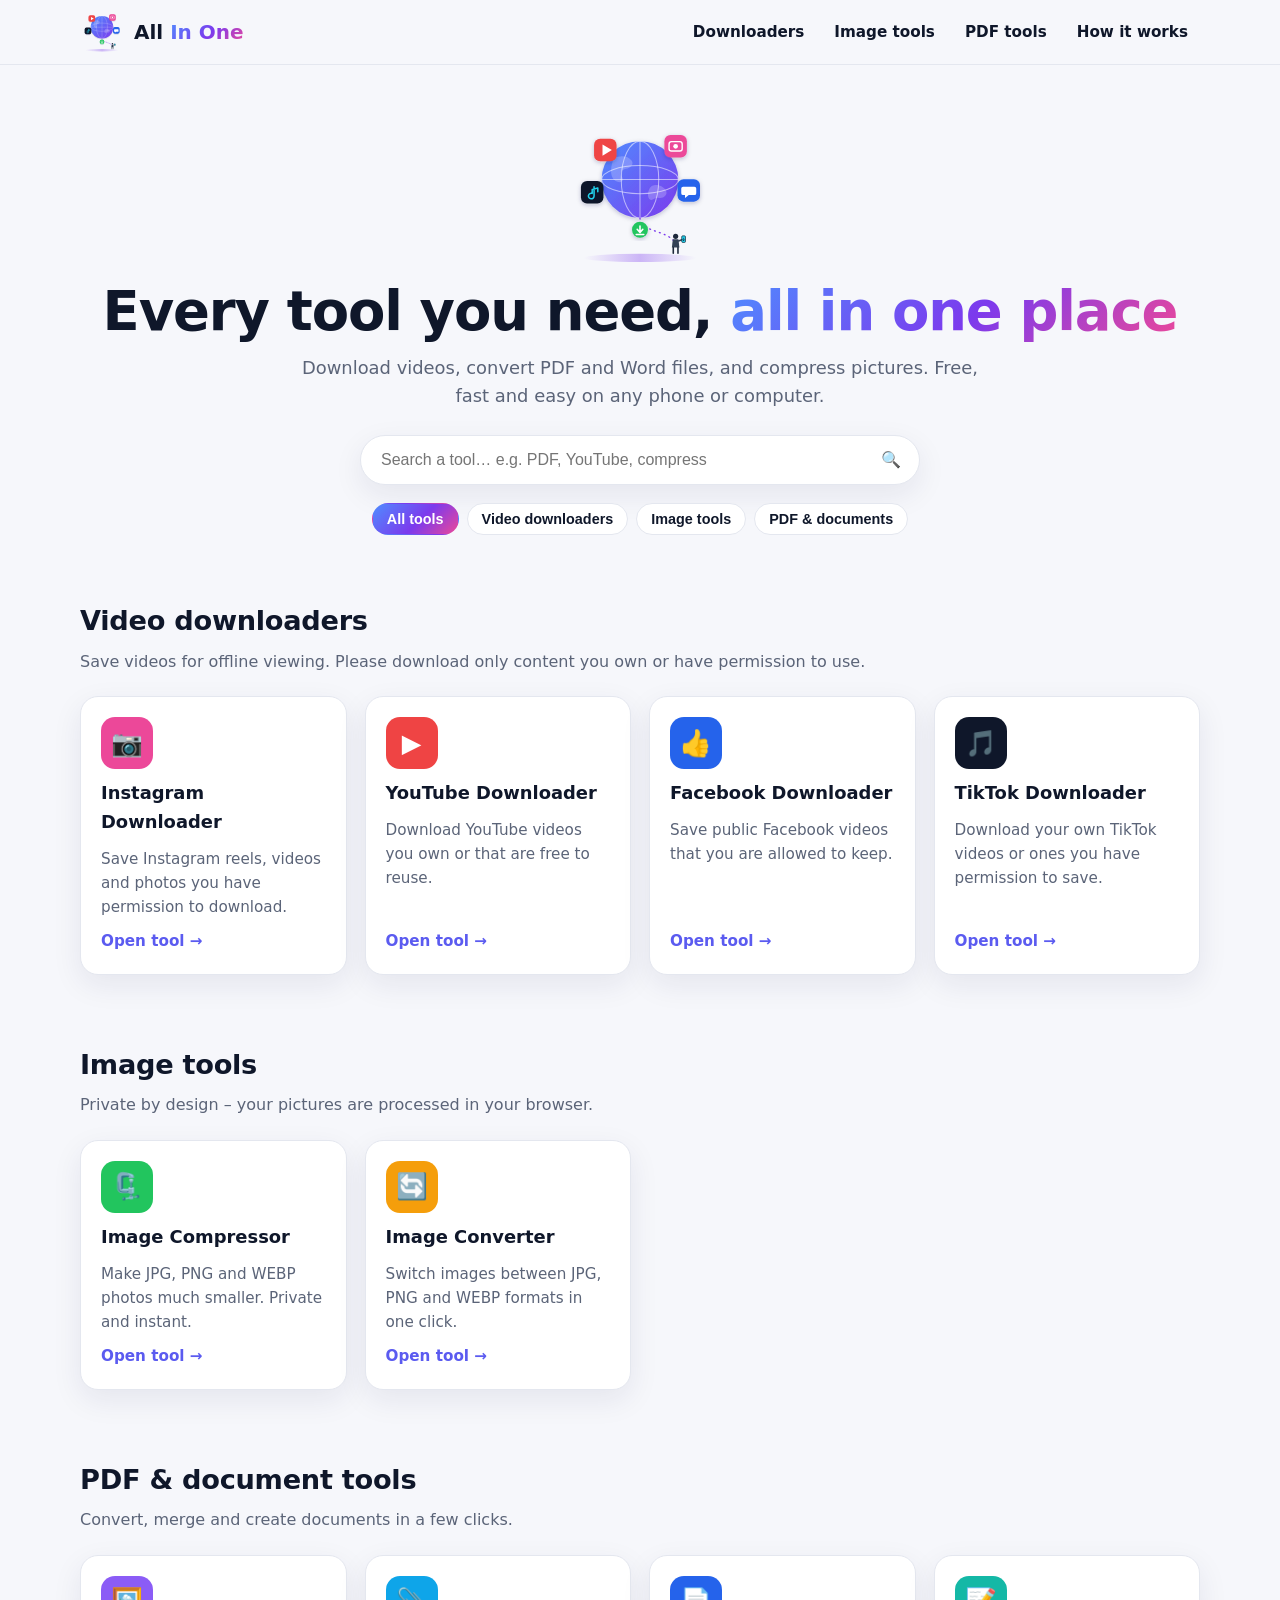
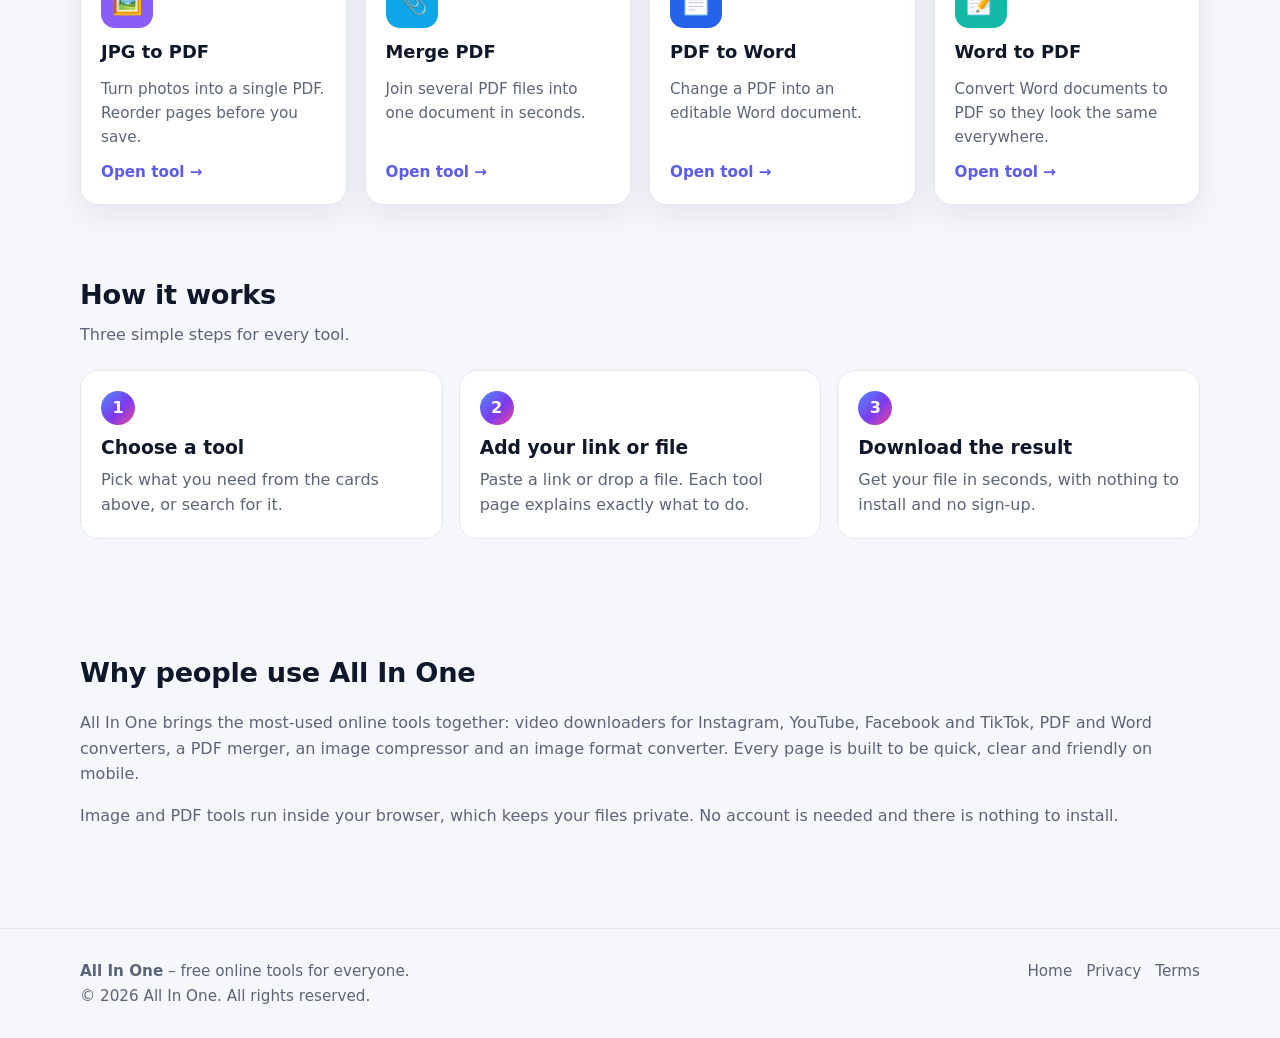
<file: index.html>
<!doctype html>
<html lang="en">
<head>
<meta charset="utf-8">
<meta name="viewport" content="width=device-width,initial-scale=1">
<title>All In One – Free Video Downloader, PDF Converter &amp; Image Compressor</title>
<meta name="description" content="Free online tools: Instagram, YouTube, Facebook and TikTok video downloaders, PDF to Word, Word to PDF, merge PDF, image compressor and converter. Fast, simple, no sign-up.">
<link rel="canonical" href="https://www.example.com/">
<link rel="icon" href="/assets/logo.svg" type="image/svg+xml">
<meta name="theme-color" content="#5b5bf0">
<meta property="og:type" content="website">
<meta property="og:site_name" content="All In One">
<meta property="og:title" content="All In One – Free Video Downloader, PDF Converter &amp; Image Compressor">
<meta property="og:description" content="Free online tools: Instagram, YouTube, Facebook and TikTok video downloaders, PDF to Word, Word to PDF, merge PDF, image compressor and converter. Fast, simple, no sign-up.">
<meta property="og:url" content="https://www.example.com/">
<meta property="og:image" content="https://www.example.com/assets/logo.svg">
<meta name="twitter:card" content="summary">
<link rel="stylesheet" href="/assets/style.css">
<script type="application/ld+json">{"@context": "https://schema.org", "@type": "WebSite", "name": "All In One", "url": "https://www.example.com/", "potentialAction": {"@type": "SearchAction", "target": "https://www.example.com/?q={query}", "query-input": "required name=query"}}</script>
</head>
<body>
<header class="site-header"><div class="wrap nav">
  <a class="brand" href="/" aria-label="All In One home"><img src="/assets/logo.svg" alt="" width="44" height="44"><span>All <b>In One</b></span></a>
  <nav class="nav-links" aria-label="Main">
    <a href="/#downloaders">Downloaders</a><a href="/#image">Image tools</a><a href="/#pdf">PDF tools</a><a href="/#how">How it works</a>
  </nav>
</div></header>

<main>
<section class="hero"><div class="wrap">
  <img class="hero-logo" src="/assets/logo.svg" alt="All In One logo: globe with app icons and a person downloading on a phone" width="150" height="150">
  <h1>Every tool you need, <b>all in one place</b></h1>
  <p class="lead">Download videos, convert PDF and Word files, and compress pictures. Free, fast and easy on any phone or computer.</p>
  <div class="search"><input id="toolSearch" type="search" placeholder="Search a tool… e.g. PDF, YouTube, compress" aria-label="Search tools"><span aria-hidden="true">🔍</span></div>
  <div class="chips" role="group" aria-label="Filter tools"><button class="chip active" data-cat="all">All tools</button><button class="chip" data-cat="downloader">Video downloaders</button><button class="chip" data-cat="image">Image tools</button><button class="chip" data-cat="pdf">PDF &amp; documents</button></div>
</div></section>

<section class="section" id="downloaders"><div class="wrap">
  <h2>Video downloaders</h2><p class="sub">Save videos for offline viewing. Please download only content you own or have permission to use.</p>
  <div class="grid"><a class="tool" href="/instagram-video-downloader.html" data-cat="downloader">
  <div class="ico" style="background:#ec4899" aria-hidden="true">📷</div>
  <h3>Instagram Downloader</h3><p>Save Instagram reels, videos and photos you have permission to download.</p><span class="go">Open tool →</span></a>
<a class="tool" href="/youtube-video-downloader.html" data-cat="downloader">
  <div class="ico" style="background:#ef4444" aria-hidden="true">▶️</div>
  <h3>YouTube Downloader</h3><p>Download YouTube videos you own or that are free to reuse.</p><span class="go">Open tool →</span></a>
<a class="tool" href="/facebook-video-downloader.html" data-cat="downloader">
  <div class="ico" style="background:#2563eb" aria-hidden="true">👍</div>
  <h3>Facebook Downloader</h3><p>Save public Facebook videos that you are allowed to keep.</p><span class="go">Open tool →</span></a>
<a class="tool" href="/tiktok-video-downloader.html" data-cat="downloader">
  <div class="ico" style="background:#0f172a" aria-hidden="true">🎵</div>
  <h3>TikTok Downloader</h3><p>Download your own TikTok videos or ones you have permission to save.</p><span class="go">Open tool →</span></a></div>
</div></section>

<section class="section" id="image"><div class="wrap">
  <h2>Image tools</h2><p class="sub">Private by design – your pictures are processed in your browser.</p>
  <div class="grid"><a class="tool" href="/image-compressor.html" data-cat="image">
  <div class="ico" style="background:#22c55e" aria-hidden="true">🗜️</div>
  <h3>Image Compressor</h3><p>Make JPG, PNG and WEBP photos much smaller. Private and instant.</p><span class="go">Open tool →</span></a>
<a class="tool" href="/image-converter.html" data-cat="image">
  <div class="ico" style="background:#f59e0b" aria-hidden="true">🔄</div>
  <h3>Image Converter</h3><p>Switch images between JPG, PNG and WEBP formats in one click.</p><span class="go">Open tool →</span></a></div>
</div></section>

<section class="section" id="pdf"><div class="wrap">
  <h2>PDF &amp; document tools</h2><p class="sub">Convert, merge and create documents in a few clicks.</p>
  <div class="grid"><a class="tool" href="/jpg-to-pdf.html" data-cat="pdf">
  <div class="ico" style="background:#8b5cf6" aria-hidden="true">🖼️</div>
  <h3>JPG to PDF</h3><p>Turn photos into a single PDF. Reorder pages before you save.</p><span class="go">Open tool →</span></a>
<a class="tool" href="/merge-pdf.html" data-cat="pdf">
  <div class="ico" style="background:#0ea5e9" aria-hidden="true">📎</div>
  <h3>Merge PDF</h3><p>Join several PDF files into one document in seconds.</p><span class="go">Open tool →</span></a>
<a class="tool" href="/pdf-to-word.html" data-cat="pdf">
  <div class="ico" style="background:#2563eb" aria-hidden="true">📄</div>
  <h3>PDF to Word</h3><p>Change a PDF into an editable Word document.</p><span class="go">Open tool →</span></a>
<a class="tool" href="/word-to-pdf.html" data-cat="pdf">
  <div class="ico" style="background:#14b8a6" aria-hidden="true">📝</div>
  <h3>Word to PDF</h3><p>Convert Word documents to PDF so they look the same everywhere.</p><span class="go">Open tool →</span></a></div>
</div></section>

<section class="section" id="how"><div class="wrap">
  <h2>How it works</h2><p class="sub">Three simple steps for every tool.</p>
  <div class="steps">
    <div class="step"><div class="n">1</div><h3>Choose a tool</h3><p>Pick what you need from the cards above, or search for it.</p></div>
    <div class="step"><div class="n">2</div><h3>Add your link or file</h3><p>Paste a link or drop a file. Each tool page explains exactly what to do.</p></div>
    <div class="step"><div class="n">3</div><h3>Download the result</h3><p>Get your file in seconds, with nothing to install and no sign-up.</p></div>
  </div>
</div></section>

<section class="section"><div class="wrap article">
  <h2>Why people use All In One</h2>
  <p>All In One brings the most-used online tools together: video downloaders for Instagram, YouTube, Facebook and TikTok, PDF and Word converters, a PDF merger, an image compressor and an image format converter. Every page is built to be quick, clear and friendly on mobile.</p>
  <p>Image and PDF tools run inside your browser, which keeps your files private. No account is needed and there is nothing to install.</p>
</div></section>
</main>

<footer class="site-footer"><div class="wrap foot">
  <div><strong>All In One</strong> – free online tools for everyone.<br>© 2026 All In One. All rights reserved.</div>
  <nav aria-label="Footer"><a href="/">Home</a><a href="/privacy.html">Privacy</a><a href="/terms.html">Terms</a></nav>
</div></footer>
<script src="/assets/config.js"></script>

<script src="/assets/app.js"></script>
</body></html>
</file>
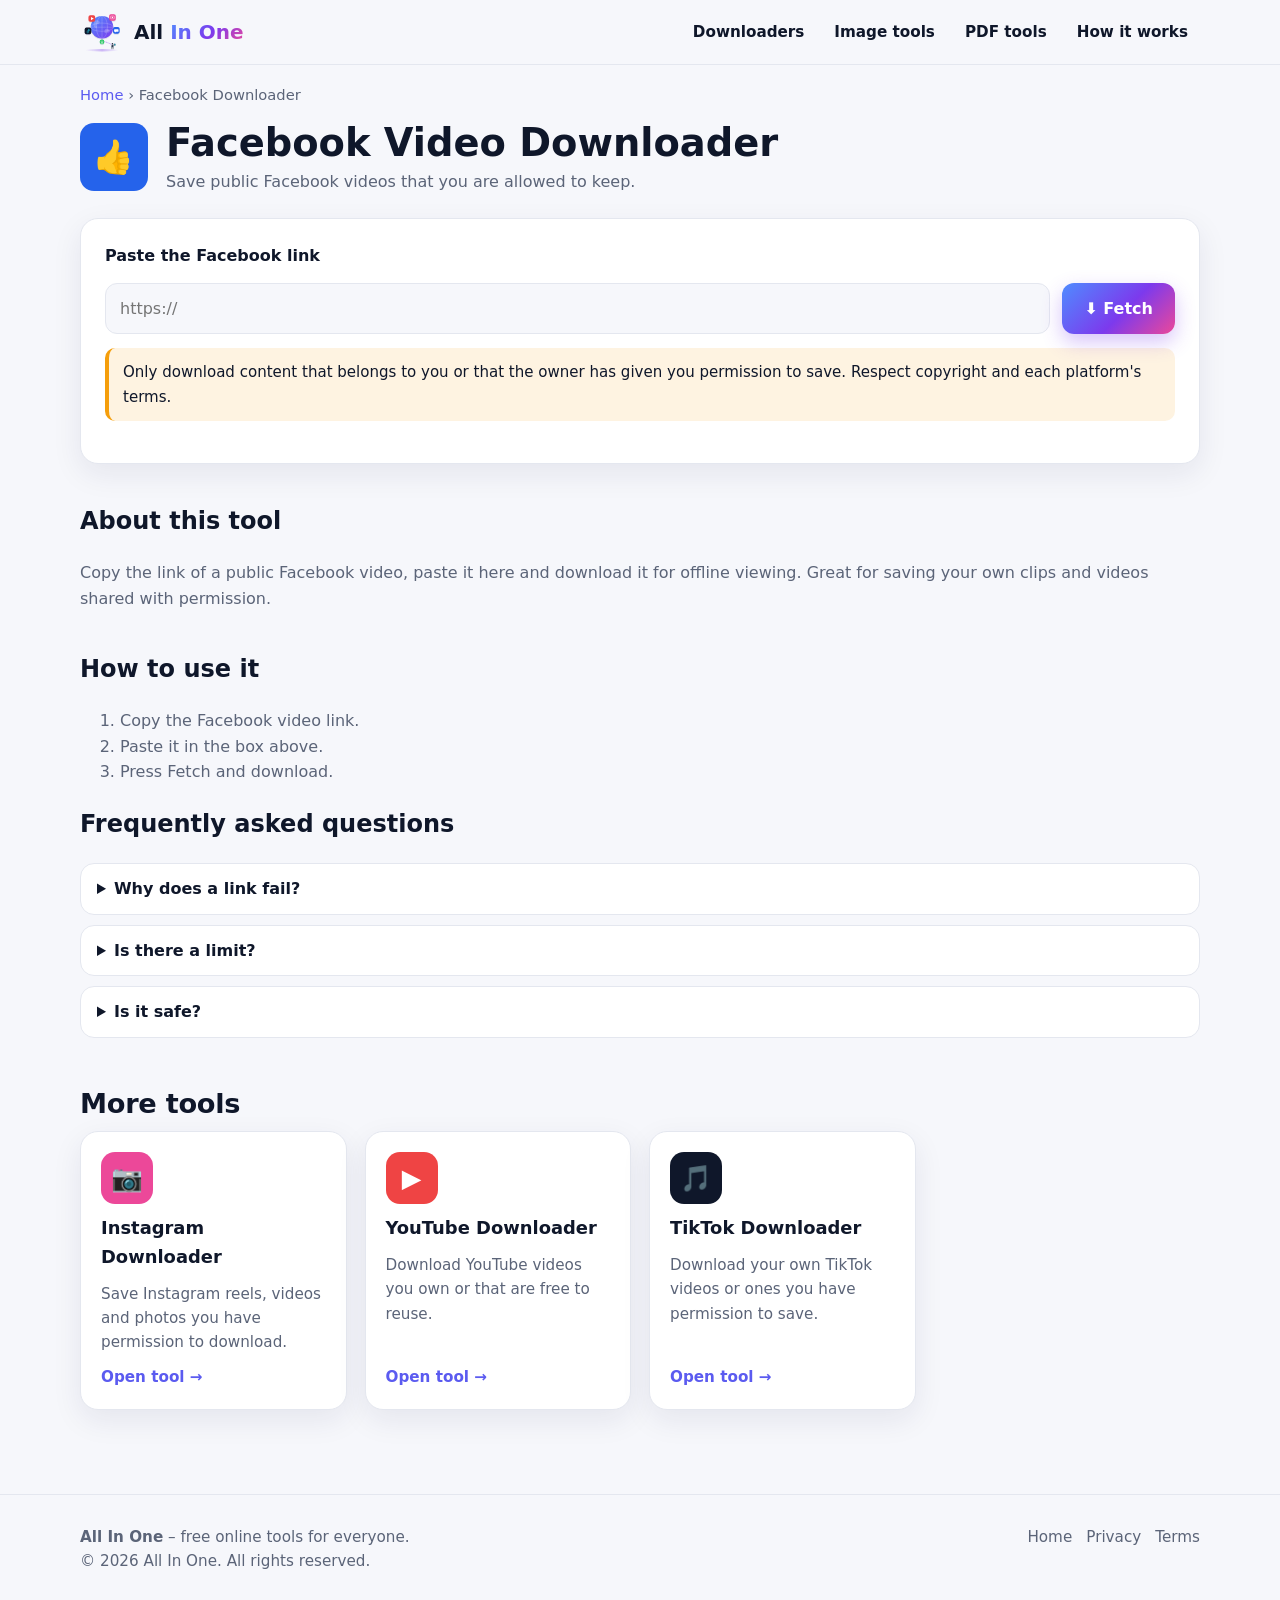
<file: facebook-video-downloader.html>
<!doctype html>
<html lang="en">
<head>
<meta charset="utf-8">
<meta name="viewport" content="width=device-width,initial-scale=1">
<title>Facebook Video Downloader – Free &amp; Fast | All In One</title>
<meta name="description" content="Save public Facebook videos that you are allowed to keep. Free, fast and easy to use on mobile.">
<link rel="canonical" href="https://www.example.com/facebook-video-downloader.html">
<link rel="icon" href="/assets/logo.svg" type="image/svg+xml">
<meta name="theme-color" content="#5b5bf0">
<meta property="og:type" content="website">
<meta property="og:site_name" content="All In One">
<meta property="og:title" content="Facebook Video Downloader – Free &amp; Fast | All In One">
<meta property="og:description" content="Save public Facebook videos that you are allowed to keep. Free, fast and easy to use on mobile.">
<meta property="og:url" content="https://www.example.com/facebook-video-downloader.html">
<meta property="og:image" content="https://www.example.com/assets/logo.svg">
<meta name="twitter:card" content="summary">
<link rel="stylesheet" href="/assets/style.css">
<script type="application/ld+json">[{"@context": "https://schema.org", "@type": "WebApplication", "name": "Facebook Downloader", "url": "https://www.example.com/facebook-video-downloader.html", "applicationCategory": "UtilitiesApplication", "operatingSystem": "Any", "description": "Save public Facebook videos that you are allowed to keep.", "offers": {"@type": "Offer", "price": "0", "priceCurrency": "USD"}}, {"@context": "https://schema.org", "@type": "FAQPage", "mainEntity": [{"@type": "Question", "name": "Why does a link fail?", "acceptedAnswer": {"@type": "Answer", "text": "Private videos and videos from closed groups cannot be fetched."}}, {"@type": "Question", "name": "Is there a limit?", "acceptedAnswer": {"@type": "Answer", "text": "No limit on the website itself; your backend sets any limits."}}, {"@type": "Question", "name": "Is it safe?", "acceptedAnswer": {"@type": "Answer", "text": "We never ask for your Facebook password."}}]}, {"@context": "https://schema.org", "@type": "BreadcrumbList", "itemListElement": [{"@type": "ListItem", "position": 1, "name": "Home", "item": "https://www.example.com/"}, {"@type": "ListItem", "position": 2, "name": "Facebook Downloader", "item": "https://www.example.com/facebook-video-downloader.html"}]}]</script>
</head>
<body data-tool="downloader" data-platform="facebook">
<header class="site-header"><div class="wrap nav">
  <a class="brand" href="/" aria-label="All In One home"><img src="/assets/logo.svg" alt="" width="44" height="44"><span>All <b>In One</b></span></a>
  <nav class="nav-links" aria-label="Main">
    <a href="/#downloaders">Downloaders</a><a href="/#image">Image tools</a><a href="/#pdf">PDF tools</a><a href="/#how">How it works</a>
  </nav>
</div></header>

<main class="wrap">
  <div class="crumbs"><a href="/">Home</a> › Facebook Downloader</div>
  <div class="tool-hero"><div class="ico" style="background:#2563eb" aria-hidden="true">👍</div>
    <div><h1>Facebook Video Downloader</h1><p>Save public Facebook videos that you are allowed to keep.</p></div></div>
  <div class="panel">
  <form id="dlForm" novalidate>
    <label for="dlUrl">Paste the Facebook link</label>
    <div class="row"><input id="dlUrl" type="url" placeholder="https://" autocomplete="off" required><button class="btn" type="submit">⬇ Fetch</button></div>
  </form>
  <div class="notice">Only download content that belongs to you or that the owner has given you permission to save. Respect copyright and each platform's terms.</div>
  <div id="status" class="status" role="status" aria-live="polite"></div>
  <div id="results" class="results"></div>
</div>
  <section class="article">
    <h2>About this tool</h2><p>Copy the link of a public Facebook video, paste it here and download it for offline viewing. Great for saving your own clips and videos shared with permission.</p>
    <h2>How to use it</h2><ol><li>Copy the Facebook video link.</li><li>Paste it in the box above.</li><li>Press Fetch and download.</li></ol>
  </section>
  <section class="faq"><h2>Frequently asked questions</h2><details><summary>Why does a link fail?</summary><p>Private videos and videos from closed groups cannot be fetched.</p></details><details><summary>Is there a limit?</summary><p>No limit on the website itself; your backend sets any limits.</p></details><details><summary>Is it safe?</summary><p>We never ask for your Facebook password.</p></details></section>
  <section class="section"><h2>More tools</h2><div class="grid"><a class="tool" href="/instagram-video-downloader.html" data-cat="downloader">
  <div class="ico" style="background:#ec4899" aria-hidden="true">📷</div>
  <h3>Instagram Downloader</h3><p>Save Instagram reels, videos and photos you have permission to download.</p><span class="go">Open tool →</span></a><a class="tool" href="/youtube-video-downloader.html" data-cat="downloader">
  <div class="ico" style="background:#ef4444" aria-hidden="true">▶️</div>
  <h3>YouTube Downloader</h3><p>Download YouTube videos you own or that are free to reuse.</p><span class="go">Open tool →</span></a><a class="tool" href="/tiktok-video-downloader.html" data-cat="downloader">
  <div class="ico" style="background:#0f172a" aria-hidden="true">🎵</div>
  <h3>TikTok Downloader</h3><p>Download your own TikTok videos or ones you have permission to save.</p><span class="go">Open tool →</span></a></div></section>
</main>

<footer class="site-footer"><div class="wrap foot">
  <div><strong>All In One</strong> – free online tools for everyone.<br>© 2026 All In One. All rights reserved.</div>
  <nav aria-label="Footer"><a href="/">Home</a><a href="/privacy.html">Privacy</a><a href="/terms.html">Terms</a></nav>
</div></footer>
<script src="/assets/config.js"></script>

<script src="/assets/app.js"></script>
</body></html>
</file>
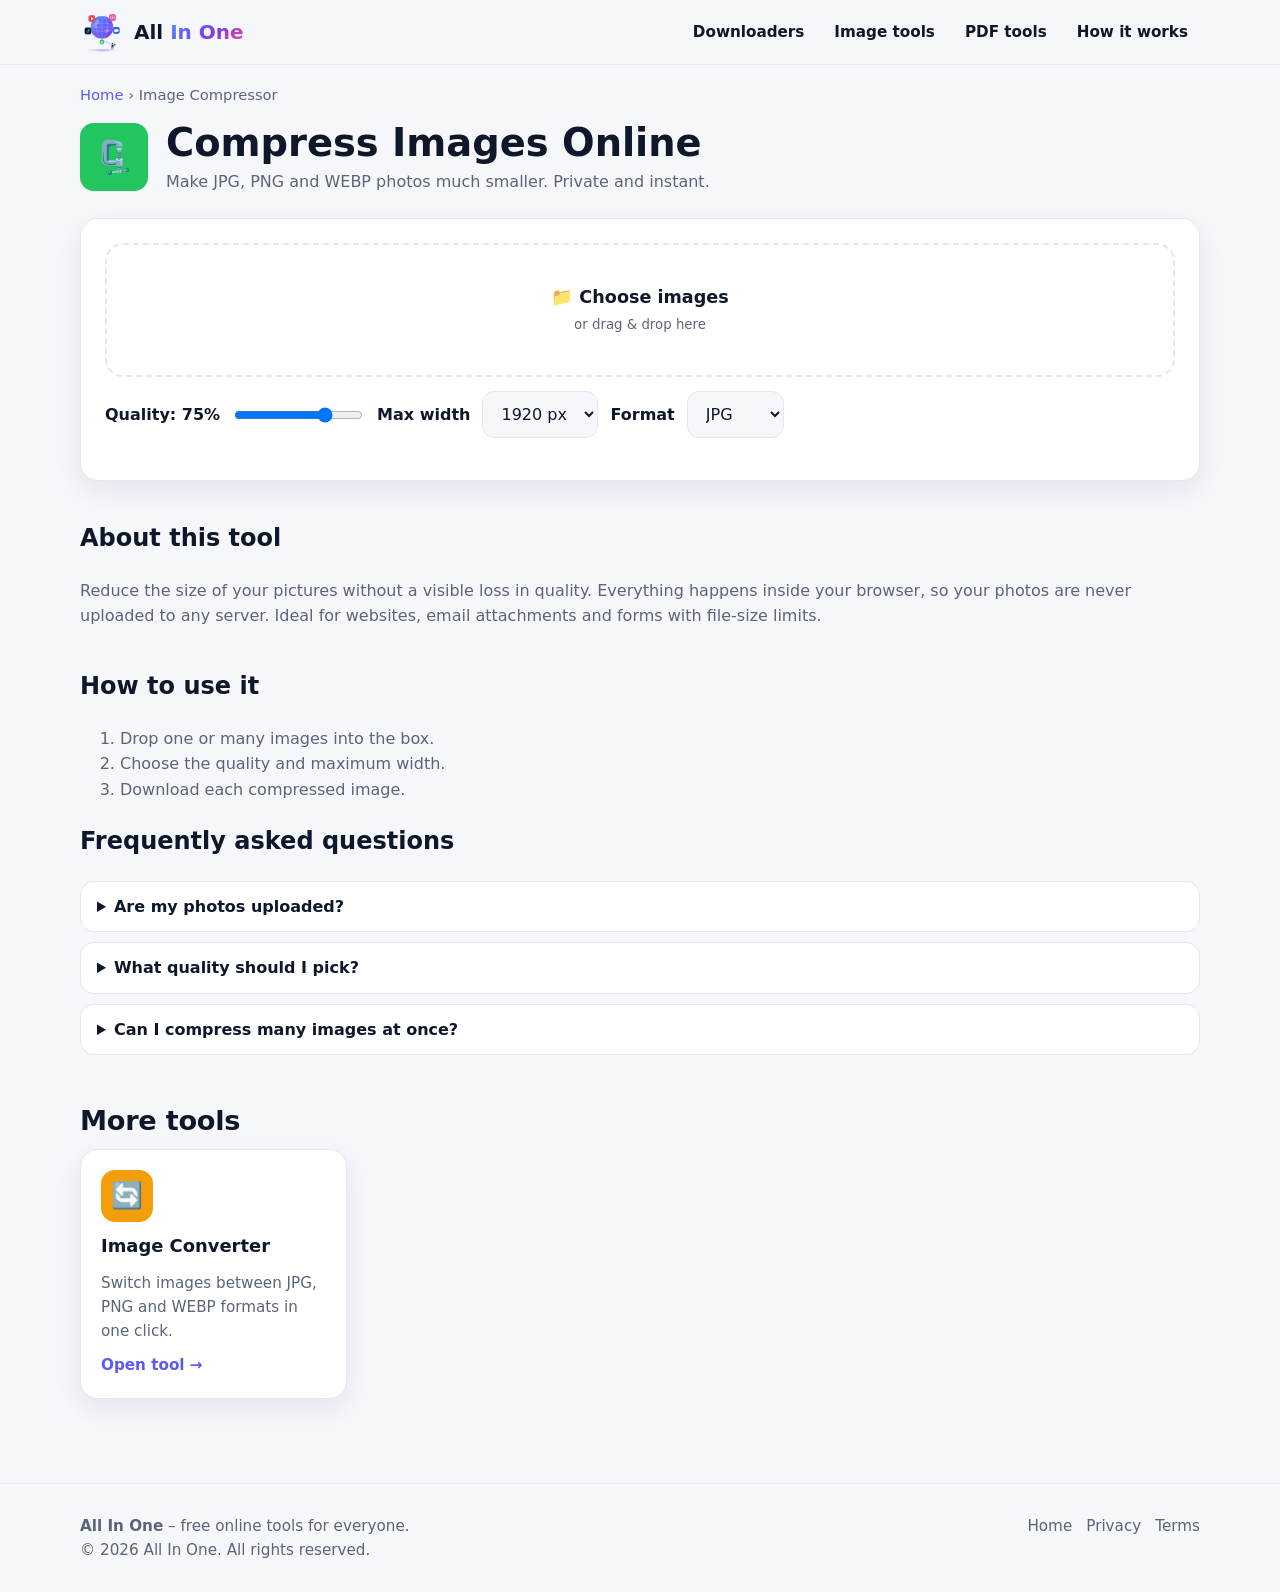
<file: image-compressor.html>
<!doctype html>
<html lang="en">
<head>
<meta charset="utf-8">
<meta name="viewport" content="width=device-width,initial-scale=1">
<title>Compress Images Online – Free &amp; Fast | All In One</title>
<meta name="description" content="Make JPG, PNG and WEBP photos much smaller. Private and instant. Free, fast and easy to use on mobile.">
<link rel="canonical" href="https://www.example.com/image-compressor.html">
<link rel="icon" href="/assets/logo.svg" type="image/svg+xml">
<meta name="theme-color" content="#5b5bf0">
<meta property="og:type" content="website">
<meta property="og:site_name" content="All In One">
<meta property="og:title" content="Compress Images Online – Free &amp; Fast | All In One">
<meta property="og:description" content="Make JPG, PNG and WEBP photos much smaller. Private and instant. Free, fast and easy to use on mobile.">
<meta property="og:url" content="https://www.example.com/image-compressor.html">
<meta property="og:image" content="https://www.example.com/assets/logo.svg">
<meta name="twitter:card" content="summary">
<link rel="stylesheet" href="/assets/style.css">
<script type="application/ld+json">[{"@context": "https://schema.org", "@type": "WebApplication", "name": "Image Compressor", "url": "https://www.example.com/image-compressor.html", "applicationCategory": "UtilitiesApplication", "operatingSystem": "Any", "description": "Make JPG, PNG and WEBP photos much smaller. Private and instant.", "offers": {"@type": "Offer", "price": "0", "priceCurrency": "USD"}}, {"@context": "https://schema.org", "@type": "FAQPage", "mainEntity": [{"@type": "Question", "name": "Are my photos uploaded?", "acceptedAnswer": {"@type": "Answer", "text": "No. Compression runs on your own device."}}, {"@type": "Question", "name": "What quality should I pick?", "acceptedAnswer": {"@type": "Answer", "text": "70–80% is a great balance of size and sharpness."}}, {"@type": "Question", "name": "Can I compress many images at once?", "acceptedAnswer": {"@type": "Answer", "text": "Yes, select or drop as many as you like."}}]}, {"@context": "https://schema.org", "@type": "BreadcrumbList", "itemListElement": [{"@type": "ListItem", "position": 1, "name": "Home", "item": "https://www.example.com/"}, {"@type": "ListItem", "position": 2, "name": "Image Compressor", "item": "https://www.example.com/image-compressor.html"}]}]</script>
</head>
<body data-tool="image-compress">
<header class="site-header"><div class="wrap nav">
  <a class="brand" href="/" aria-label="All In One home"><img src="/assets/logo.svg" alt="" width="44" height="44"><span>All <b>In One</b></span></a>
  <nav class="nav-links" aria-label="Main">
    <a href="/#downloaders">Downloaders</a><a href="/#image">Image tools</a><a href="/#pdf">PDF tools</a><a href="/#how">How it works</a>
  </nav>
</div></header>

<main class="wrap">
  <div class="crumbs"><a href="/">Home</a> › Image Compressor</div>
  <div class="tool-hero"><div class="ico" style="background:#22c55e" aria-hidden="true">🗜️</div>
    <div><h1>Compress Images Online</h1><p>Make JPG, PNG and WEBP photos much smaller. Private and instant.</p></div></div>
  <div class="panel">
  <div class="drop" tabindex="0" role="button" aria-label="Choose files">
    <strong>📁 Choose images</strong><small>or drag &amp; drop here</small>
    <input id="fileInput" type="file" accept="image/*" multiple hidden></div>
  <div class="row">
    <label for="quality">Quality: <span id="qval">75%</span></label><input id="quality" type="range" min="20" max="95" value="75">
    <label for="maxw">Max width</label>
    <select id="maxw"><option value="0">Original</option><option value="3840">3840 px</option><option value="1920" selected>1920 px</option><option value="1280">1280 px</option><option value="800">800 px</option></select>
    <label for="format">Format</label>
    <select id="format"><option value="image/jpeg">JPG</option><option value="image/webp">WEBP</option></select>
  </div>
  <div id="status" class="status" role="status" aria-live="polite"></div>
  <div id="results" class="results"></div>
</div>
  <section class="article">
    <h2>About this tool</h2><p>Reduce the size of your pictures without a visible loss in quality. Everything happens inside your browser, so your photos are never uploaded to any server. Ideal for websites, email attachments and forms with file-size limits.</p>
    <h2>How to use it</h2><ol><li>Drop one or many images into the box.</li><li>Choose the quality and maximum width.</li><li>Download each compressed image.</li></ol>
  </section>
  <section class="faq"><h2>Frequently asked questions</h2><details><summary>Are my photos uploaded?</summary><p>No. Compression runs on your own device.</p></details><details><summary>What quality should I pick?</summary><p>70–80% is a great balance of size and sharpness.</p></details><details><summary>Can I compress many images at once?</summary><p>Yes, select or drop as many as you like.</p></details></section>
  <section class="section"><h2>More tools</h2><div class="grid"><a class="tool" href="/image-converter.html" data-cat="image">
  <div class="ico" style="background:#f59e0b" aria-hidden="true">🔄</div>
  <h3>Image Converter</h3><p>Switch images between JPG, PNG and WEBP formats in one click.</p><span class="go">Open tool →</span></a></div></section>
</main>

<footer class="site-footer"><div class="wrap foot">
  <div><strong>All In One</strong> – free online tools for everyone.<br>© 2026 All In One. All rights reserved.</div>
  <nav aria-label="Footer"><a href="/">Home</a><a href="/privacy.html">Privacy</a><a href="/terms.html">Terms</a></nav>
</div></footer>
<script src="/assets/config.js"></script>

<script src="/assets/app.js"></script>
</body></html>
</file>
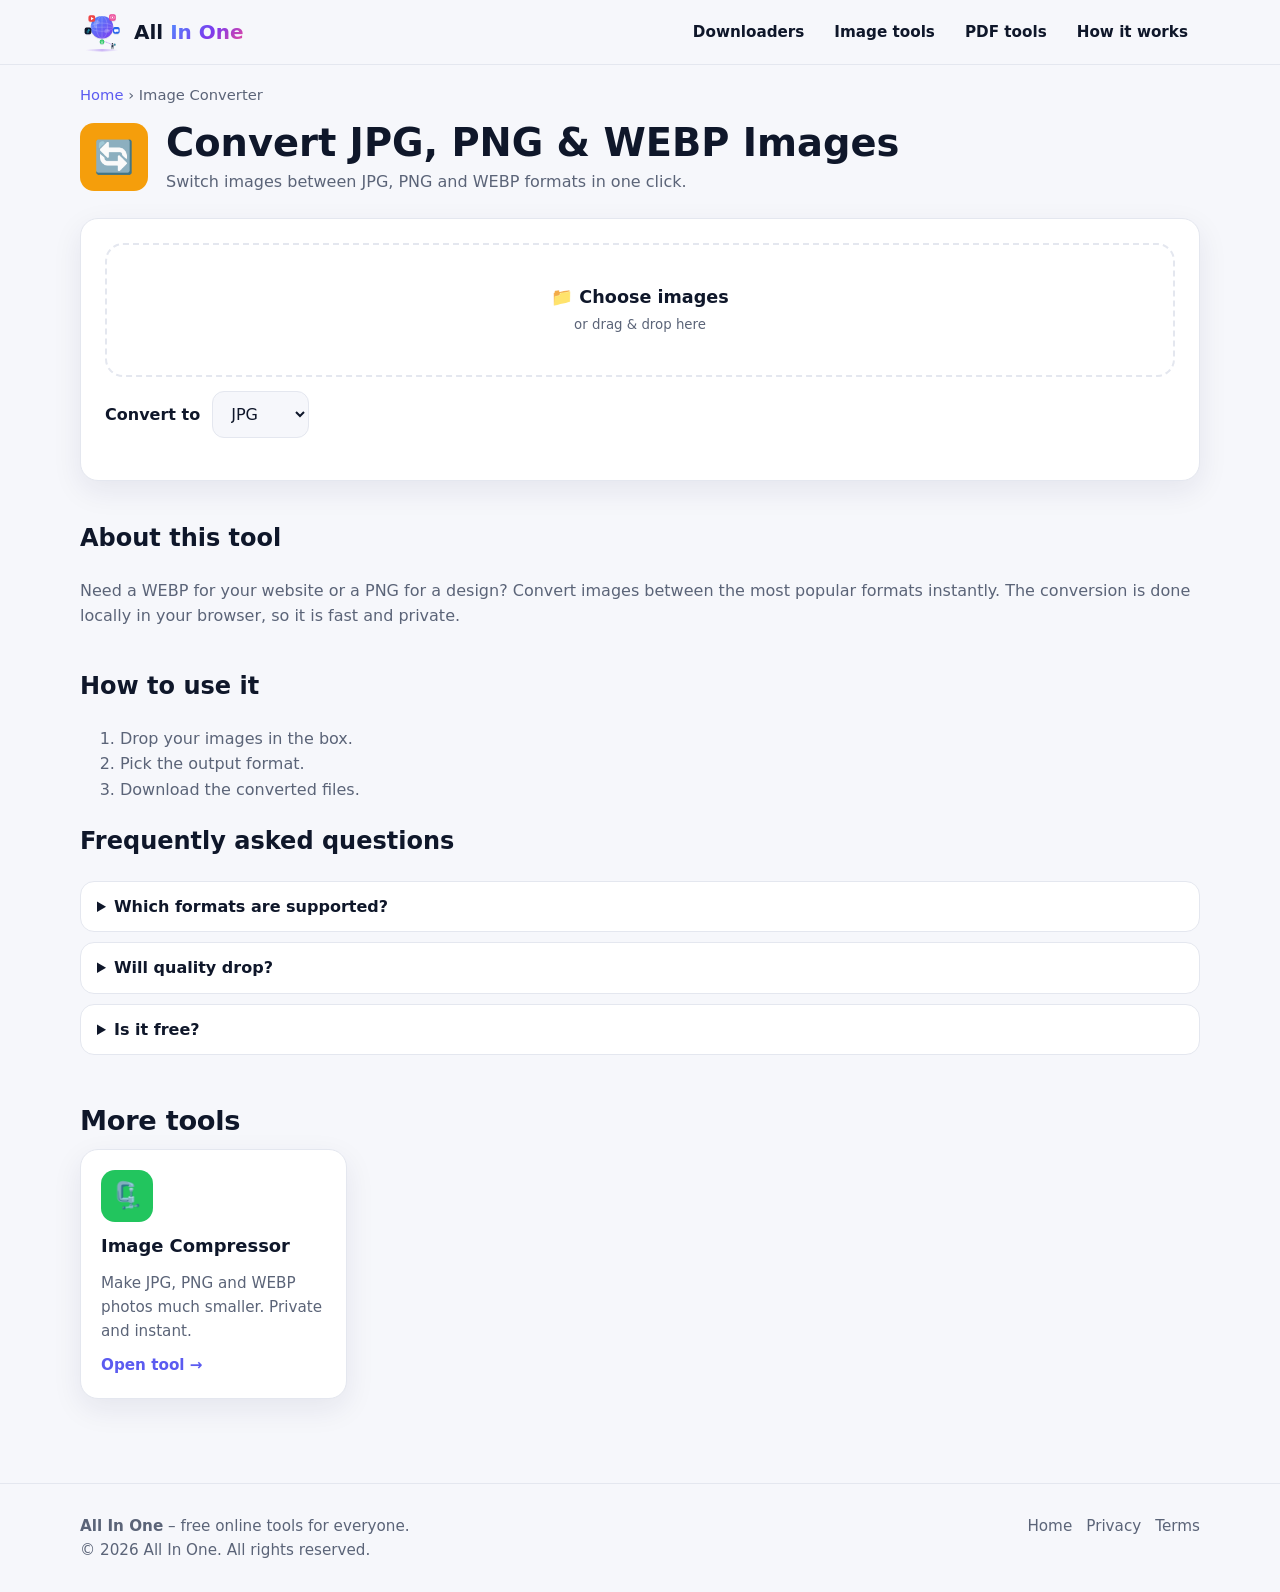
<file: image-converter.html>
<!doctype html>
<html lang="en">
<head>
<meta charset="utf-8">
<meta name="viewport" content="width=device-width,initial-scale=1">
<title>Convert JPG, PNG &amp; WEBP Images – Free &amp; Fast | All In One</title>
<meta name="description" content="Switch images between JPG, PNG and WEBP formats in one click. Free, fast and easy to use on mobile.">
<link rel="canonical" href="https://www.example.com/image-converter.html">
<link rel="icon" href="/assets/logo.svg" type="image/svg+xml">
<meta name="theme-color" content="#5b5bf0">
<meta property="og:type" content="website">
<meta property="og:site_name" content="All In One">
<meta property="og:title" content="Convert JPG, PNG &amp; WEBP Images – Free &amp; Fast | All In One">
<meta property="og:description" content="Switch images between JPG, PNG and WEBP formats in one click. Free, fast and easy to use on mobile.">
<meta property="og:url" content="https://www.example.com/image-converter.html">
<meta property="og:image" content="https://www.example.com/assets/logo.svg">
<meta name="twitter:card" content="summary">
<link rel="stylesheet" href="/assets/style.css">
<script type="application/ld+json">[{"@context": "https://schema.org", "@type": "WebApplication", "name": "Image Converter", "url": "https://www.example.com/image-converter.html", "applicationCategory": "UtilitiesApplication", "operatingSystem": "Any", "description": "Switch images between JPG, PNG and WEBP formats in one click.", "offers": {"@type": "Offer", "price": "0", "priceCurrency": "USD"}}, {"@context": "https://schema.org", "@type": "FAQPage", "mainEntity": [{"@type": "Question", "name": "Which formats are supported?", "acceptedAnswer": {"@type": "Answer", "text": "JPG, PNG and WEBP."}}, {"@type": "Question", "name": "Will quality drop?", "acceptedAnswer": {"@type": "Answer", "text": "PNG is lossless; JPG and WEBP use high-quality settings."}}, {"@type": "Question", "name": "Is it free?", "acceptedAnswer": {"@type": "Answer", "text": "Yes, unlimited and free."}}]}, {"@context": "https://schema.org", "@type": "BreadcrumbList", "itemListElement": [{"@type": "ListItem", "position": 1, "name": "Home", "item": "https://www.example.com/"}, {"@type": "ListItem", "position": 2, "name": "Image Converter", "item": "https://www.example.com/image-converter.html"}]}]</script>
</head>
<body data-tool="image-convert">
<header class="site-header"><div class="wrap nav">
  <a class="brand" href="/" aria-label="All In One home"><img src="/assets/logo.svg" alt="" width="44" height="44"><span>All <b>In One</b></span></a>
  <nav class="nav-links" aria-label="Main">
    <a href="/#downloaders">Downloaders</a><a href="/#image">Image tools</a><a href="/#pdf">PDF tools</a><a href="/#how">How it works</a>
  </nav>
</div></header>

<main class="wrap">
  <div class="crumbs"><a href="/">Home</a> › Image Converter</div>
  <div class="tool-hero"><div class="ico" style="background:#f59e0b" aria-hidden="true">🔄</div>
    <div><h1>Convert JPG, PNG &amp; WEBP Images</h1><p>Switch images between JPG, PNG and WEBP formats in one click.</p></div></div>
  <div class="panel">
  <div class="drop" tabindex="0" role="button" aria-label="Choose files">
    <strong>📁 Choose images</strong><small>or drag &amp; drop here</small>
    <input id="fileInput" type="file" accept="image/*" multiple hidden></div>
  <div class="row"><label for="format">Convert to</label>
    <select id="format"><option value="image/jpeg">JPG</option><option value="image/png">PNG</option><option value="image/webp">WEBP</option></select></div>
  <div id="status" class="status" role="status" aria-live="polite"></div>
  <div id="results" class="results"></div>
</div>
  <section class="article">
    <h2>About this tool</h2><p>Need a WEBP for your website or a PNG for a design? Convert images between the most popular formats instantly. The conversion is done locally in your browser, so it is fast and private.</p>
    <h2>How to use it</h2><ol><li>Drop your images in the box.</li><li>Pick the output format.</li><li>Download the converted files.</li></ol>
  </section>
  <section class="faq"><h2>Frequently asked questions</h2><details><summary>Which formats are supported?</summary><p>JPG, PNG and WEBP.</p></details><details><summary>Will quality drop?</summary><p>PNG is lossless; JPG and WEBP use high-quality settings.</p></details><details><summary>Is it free?</summary><p>Yes, unlimited and free.</p></details></section>
  <section class="section"><h2>More tools</h2><div class="grid"><a class="tool" href="/image-compressor.html" data-cat="image">
  <div class="ico" style="background:#22c55e" aria-hidden="true">🗜️</div>
  <h3>Image Compressor</h3><p>Make JPG, PNG and WEBP photos much smaller. Private and instant.</p><span class="go">Open tool →</span></a></div></section>
</main>

<footer class="site-footer"><div class="wrap foot">
  <div><strong>All In One</strong> – free online tools for everyone.<br>© 2026 All In One. All rights reserved.</div>
  <nav aria-label="Footer"><a href="/">Home</a><a href="/privacy.html">Privacy</a><a href="/terms.html">Terms</a></nav>
</div></footer>
<script src="/assets/config.js"></script>

<script src="/assets/app.js"></script>
</body></html>
</file>
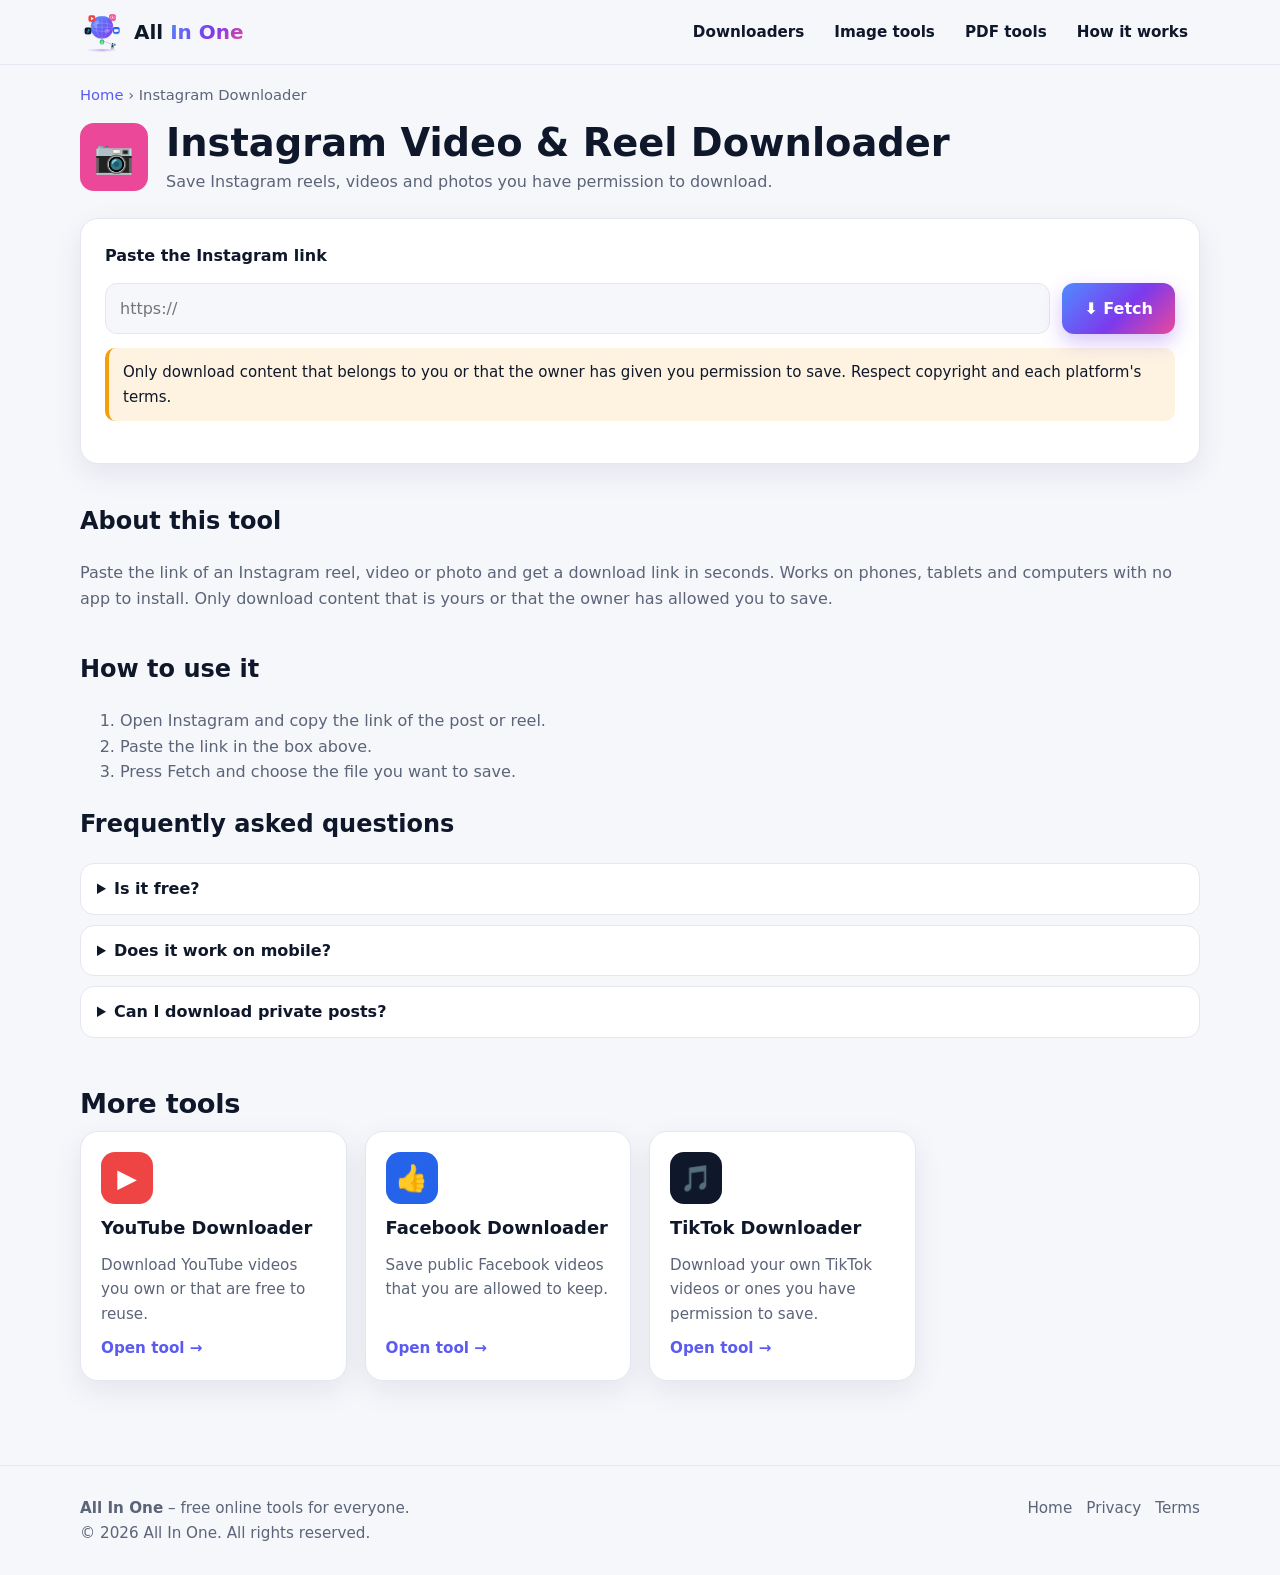
<file: instagram-video-downloader.html>
<!doctype html>
<html lang="en">
<head>
<meta charset="utf-8">
<meta name="viewport" content="width=device-width,initial-scale=1">
<title>Instagram Video &amp; Reel Downloader – Free &amp; Fast | All In One</title>
<meta name="description" content="Save Instagram reels, videos and photos you have permission to download. Free, fast and easy to use on mobile.">
<link rel="canonical" href="https://www.example.com/instagram-video-downloader.html">
<link rel="icon" href="/assets/logo.svg" type="image/svg+xml">
<meta name="theme-color" content="#5b5bf0">
<meta property="og:type" content="website">
<meta property="og:site_name" content="All In One">
<meta property="og:title" content="Instagram Video &amp; Reel Downloader – Free &amp; Fast | All In One">
<meta property="og:description" content="Save Instagram reels, videos and photos you have permission to download. Free, fast and easy to use on mobile.">
<meta property="og:url" content="https://www.example.com/instagram-video-downloader.html">
<meta property="og:image" content="https://www.example.com/assets/logo.svg">
<meta name="twitter:card" content="summary">
<link rel="stylesheet" href="/assets/style.css">
<script type="application/ld+json">[{"@context": "https://schema.org", "@type": "WebApplication", "name": "Instagram Downloader", "url": "https://www.example.com/instagram-video-downloader.html", "applicationCategory": "UtilitiesApplication", "operatingSystem": "Any", "description": "Save Instagram reels, videos and photos you have permission to download.", "offers": {"@type": "Offer", "price": "0", "priceCurrency": "USD"}}, {"@context": "https://schema.org", "@type": "FAQPage", "mainEntity": [{"@type": "Question", "name": "Is it free?", "acceptedAnswer": {"@type": "Answer", "text": "Yes, it is free to use."}}, {"@type": "Question", "name": "Does it work on mobile?", "acceptedAnswer": {"@type": "Answer", "text": "Yes. Paste the link in your mobile browser and download directly to your phone."}}, {"@type": "Question", "name": "Can I download private posts?", "acceptedAnswer": {"@type": "Answer", "text": "No. Only public content that you have the right to save."}}]}, {"@context": "https://schema.org", "@type": "BreadcrumbList", "itemListElement": [{"@type": "ListItem", "position": 1, "name": "Home", "item": "https://www.example.com/"}, {"@type": "ListItem", "position": 2, "name": "Instagram Downloader", "item": "https://www.example.com/instagram-video-downloader.html"}]}]</script>
</head>
<body data-tool="downloader" data-platform="instagram">
<header class="site-header"><div class="wrap nav">
  <a class="brand" href="/" aria-label="All In One home"><img src="/assets/logo.svg" alt="" width="44" height="44"><span>All <b>In One</b></span></a>
  <nav class="nav-links" aria-label="Main">
    <a href="/#downloaders">Downloaders</a><a href="/#image">Image tools</a><a href="/#pdf">PDF tools</a><a href="/#how">How it works</a>
  </nav>
</div></header>

<main class="wrap">
  <div class="crumbs"><a href="/">Home</a> › Instagram Downloader</div>
  <div class="tool-hero"><div class="ico" style="background:#ec4899" aria-hidden="true">📷</div>
    <div><h1>Instagram Video &amp; Reel Downloader</h1><p>Save Instagram reels, videos and photos you have permission to download.</p></div></div>
  <div class="panel">
  <form id="dlForm" novalidate>
    <label for="dlUrl">Paste the Instagram link</label>
    <div class="row"><input id="dlUrl" type="url" placeholder="https://" autocomplete="off" required><button class="btn" type="submit">⬇ Fetch</button></div>
  </form>
  <div class="notice">Only download content that belongs to you or that the owner has given you permission to save. Respect copyright and each platform's terms.</div>
  <div id="status" class="status" role="status" aria-live="polite"></div>
  <div id="results" class="results"></div>
</div>
  <section class="article">
    <h2>About this tool</h2><p>Paste the link of an Instagram reel, video or photo and get a download link in seconds. Works on phones, tablets and computers with no app to install. Only download content that is yours or that the owner has allowed you to save.</p>
    <h2>How to use it</h2><ol><li>Open Instagram and copy the link of the post or reel.</li><li>Paste the link in the box above.</li><li>Press Fetch and choose the file you want to save.</li></ol>
  </section>
  <section class="faq"><h2>Frequently asked questions</h2><details><summary>Is it free?</summary><p>Yes, it is free to use.</p></details><details><summary>Does it work on mobile?</summary><p>Yes. Paste the link in your mobile browser and download directly to your phone.</p></details><details><summary>Can I download private posts?</summary><p>No. Only public content that you have the right to save.</p></details></section>
  <section class="section"><h2>More tools</h2><div class="grid"><a class="tool" href="/youtube-video-downloader.html" data-cat="downloader">
  <div class="ico" style="background:#ef4444" aria-hidden="true">▶️</div>
  <h3>YouTube Downloader</h3><p>Download YouTube videos you own or that are free to reuse.</p><span class="go">Open tool →</span></a><a class="tool" href="/facebook-video-downloader.html" data-cat="downloader">
  <div class="ico" style="background:#2563eb" aria-hidden="true">👍</div>
  <h3>Facebook Downloader</h3><p>Save public Facebook videos that you are allowed to keep.</p><span class="go">Open tool →</span></a><a class="tool" href="/tiktok-video-downloader.html" data-cat="downloader">
  <div class="ico" style="background:#0f172a" aria-hidden="true">🎵</div>
  <h3>TikTok Downloader</h3><p>Download your own TikTok videos or ones you have permission to save.</p><span class="go">Open tool →</span></a></div></section>
</main>

<footer class="site-footer"><div class="wrap foot">
  <div><strong>All In One</strong> – free online tools for everyone.<br>© 2026 All In One. All rights reserved.</div>
  <nav aria-label="Footer"><a href="/">Home</a><a href="/privacy.html">Privacy</a><a href="/terms.html">Terms</a></nav>
</div></footer>
<script src="/assets/config.js"></script>

<script src="/assets/app.js"></script>
</body></html>
</file>
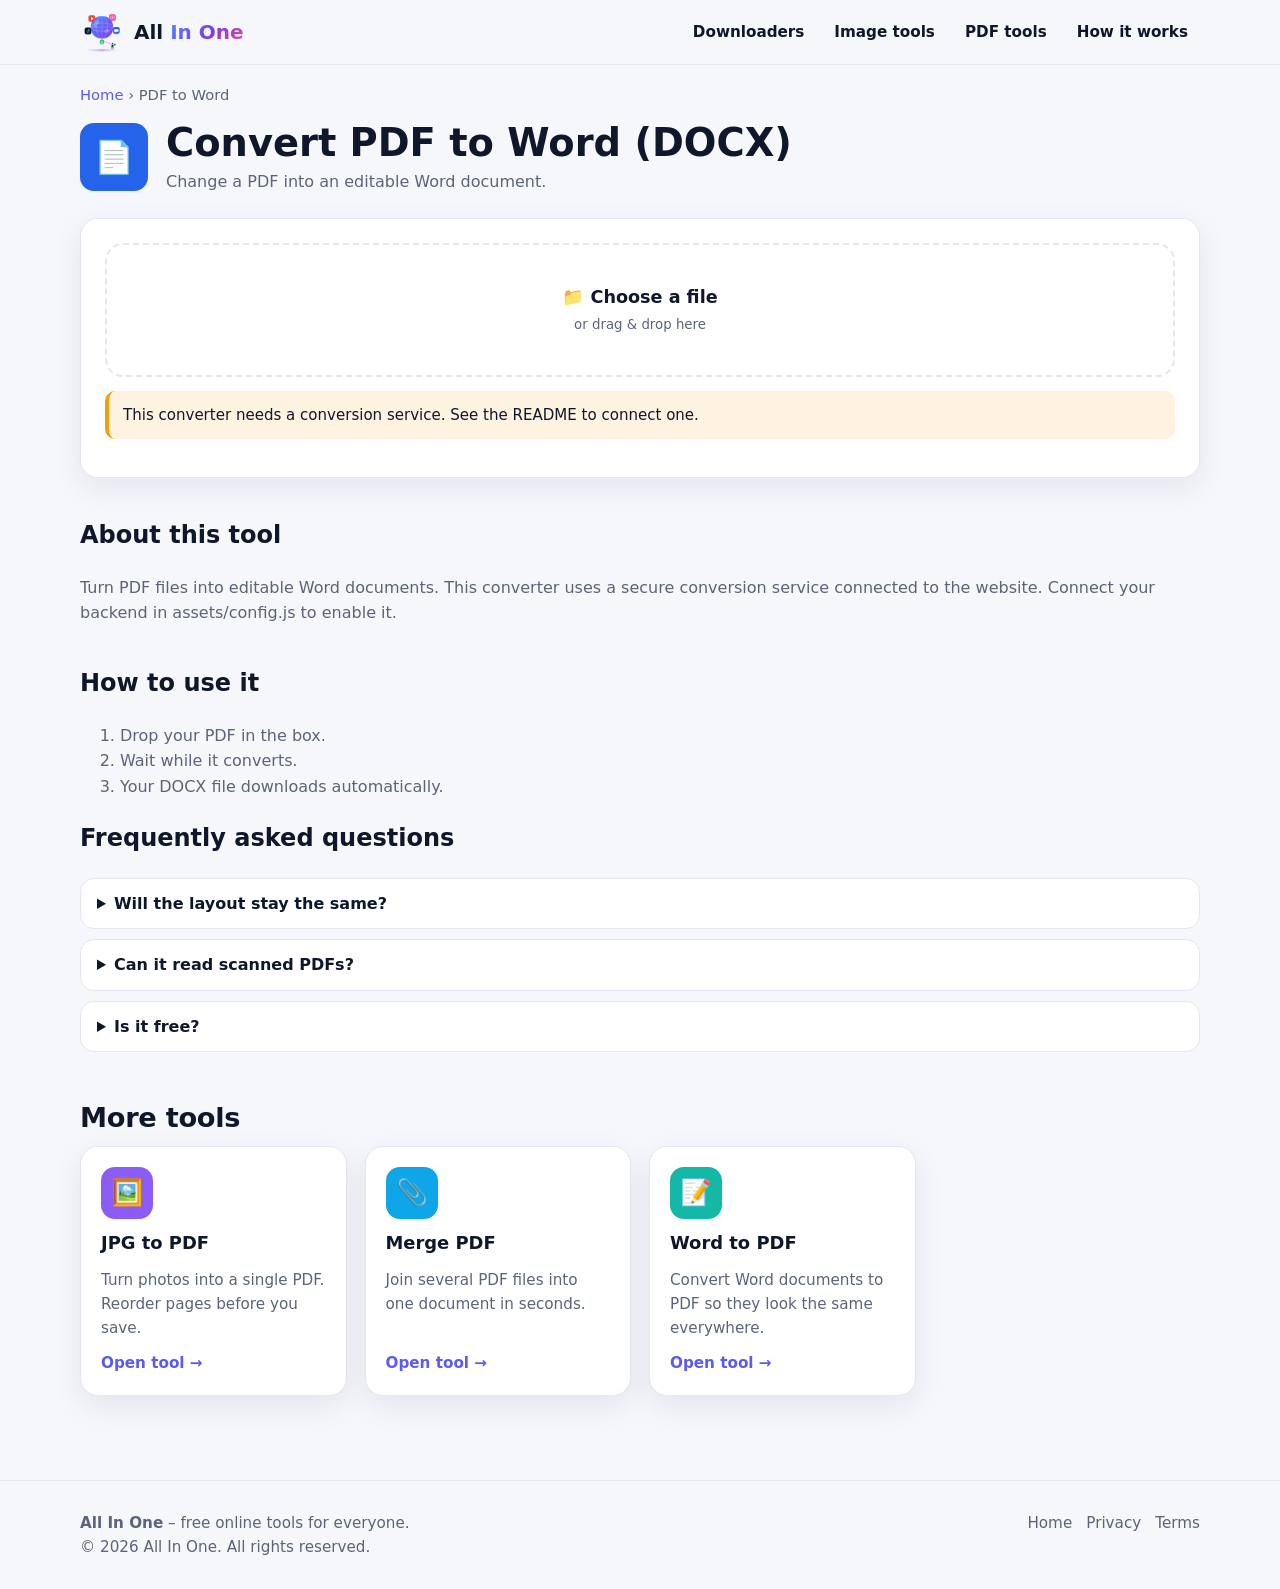
<file: pdf-to-word.html>
<!doctype html>
<html lang="en">
<head>
<meta charset="utf-8">
<meta name="viewport" content="width=device-width,initial-scale=1">
<title>Convert PDF to Word (DOCX) – Free &amp; Fast | All In One</title>
<meta name="description" content="Change a PDF into an editable Word document. Free, fast and easy to use on mobile.">
<link rel="canonical" href="https://www.example.com/pdf-to-word.html">
<link rel="icon" href="/assets/logo.svg" type="image/svg+xml">
<meta name="theme-color" content="#5b5bf0">
<meta property="og:type" content="website">
<meta property="og:site_name" content="All In One">
<meta property="og:title" content="Convert PDF to Word (DOCX) – Free &amp; Fast | All In One">
<meta property="og:description" content="Change a PDF into an editable Word document. Free, fast and easy to use on mobile.">
<meta property="og:url" content="https://www.example.com/pdf-to-word.html">
<meta property="og:image" content="https://www.example.com/assets/logo.svg">
<meta name="twitter:card" content="summary">
<link rel="stylesheet" href="/assets/style.css">
<script type="application/ld+json">[{"@context": "https://schema.org", "@type": "WebApplication", "name": "PDF to Word", "url": "https://www.example.com/pdf-to-word.html", "applicationCategory": "UtilitiesApplication", "operatingSystem": "Any", "description": "Change a PDF into an editable Word document.", "offers": {"@type": "Offer", "price": "0", "priceCurrency": "USD"}}, {"@context": "https://schema.org", "@type": "FAQPage", "mainEntity": [{"@type": "Question", "name": "Will the layout stay the same?", "acceptedAnswer": {"@type": "Answer", "text": "Simple documents convert very well; complex layouts may need small fixes."}}, {"@type": "Question", "name": "Can it read scanned PDFs?", "acceptedAnswer": {"@type": "Answer", "text": "Only if your conversion service includes OCR."}}, {"@type": "Question", "name": "Is it free?", "acceptedAnswer": {"@type": "Answer", "text": "Yes."}}]}, {"@context": "https://schema.org", "@type": "BreadcrumbList", "itemListElement": [{"@type": "ListItem", "position": 1, "name": "Home", "item": "https://www.example.com/"}, {"@type": "ListItem", "position": 2, "name": "PDF to Word", "item": "https://www.example.com/pdf-to-word.html"}]}]</script>
</head>
<body data-tool="doc-convert" data-convert="pdf-to-word">
<header class="site-header"><div class="wrap nav">
  <a class="brand" href="/" aria-label="All In One home"><img src="/assets/logo.svg" alt="" width="44" height="44"><span>All <b>In One</b></span></a>
  <nav class="nav-links" aria-label="Main">
    <a href="/#downloaders">Downloaders</a><a href="/#image">Image tools</a><a href="/#pdf">PDF tools</a><a href="/#how">How it works</a>
  </nav>
</div></header>

<main class="wrap">
  <div class="crumbs"><a href="/">Home</a> › PDF to Word</div>
  <div class="tool-hero"><div class="ico" style="background:#2563eb" aria-hidden="true">📄</div>
    <div><h1>Convert PDF to Word (DOCX)</h1><p>Change a PDF into an editable Word document.</p></div></div>
  <div class="panel">
  <div class="drop" tabindex="0" role="button" aria-label="Choose files">
    <strong>📁 Choose a file</strong><small>or drag &amp; drop here</small>
    <input id="fileInput" type="file" accept=".pdf,application/pdf"  hidden></div>
  <div class="notice">This converter needs a conversion service. See the README to connect one.</div>
  <div id="status" class="status" role="status" aria-live="polite"></div>
</div>
  <section class="article">
    <h2>About this tool</h2><p>Turn PDF files into editable Word documents. This converter uses a secure conversion service connected to the website. Connect your backend in assets/config.js to enable it.</p>
    <h2>How to use it</h2><ol><li>Drop your PDF in the box.</li><li>Wait while it converts.</li><li>Your DOCX file downloads automatically.</li></ol>
  </section>
  <section class="faq"><h2>Frequently asked questions</h2><details><summary>Will the layout stay the same?</summary><p>Simple documents convert very well; complex layouts may need small fixes.</p></details><details><summary>Can it read scanned PDFs?</summary><p>Only if your conversion service includes OCR.</p></details><details><summary>Is it free?</summary><p>Yes.</p></details></section>
  <section class="section"><h2>More tools</h2><div class="grid"><a class="tool" href="/jpg-to-pdf.html" data-cat="pdf">
  <div class="ico" style="background:#8b5cf6" aria-hidden="true">🖼️</div>
  <h3>JPG to PDF</h3><p>Turn photos into a single PDF. Reorder pages before you save.</p><span class="go">Open tool →</span></a><a class="tool" href="/merge-pdf.html" data-cat="pdf">
  <div class="ico" style="background:#0ea5e9" aria-hidden="true">📎</div>
  <h3>Merge PDF</h3><p>Join several PDF files into one document in seconds.</p><span class="go">Open tool →</span></a><a class="tool" href="/word-to-pdf.html" data-cat="pdf">
  <div class="ico" style="background:#14b8a6" aria-hidden="true">📝</div>
  <h3>Word to PDF</h3><p>Convert Word documents to PDF so they look the same everywhere.</p><span class="go">Open tool →</span></a></div></section>
</main>

<footer class="site-footer"><div class="wrap foot">
  <div><strong>All In One</strong> – free online tools for everyone.<br>© 2026 All In One. All rights reserved.</div>
  <nav aria-label="Footer"><a href="/">Home</a><a href="/privacy.html">Privacy</a><a href="/terms.html">Terms</a></nav>
</div></footer>
<script src="/assets/config.js"></script>

<script src="/assets/app.js"></script>
</body></html>
</file>
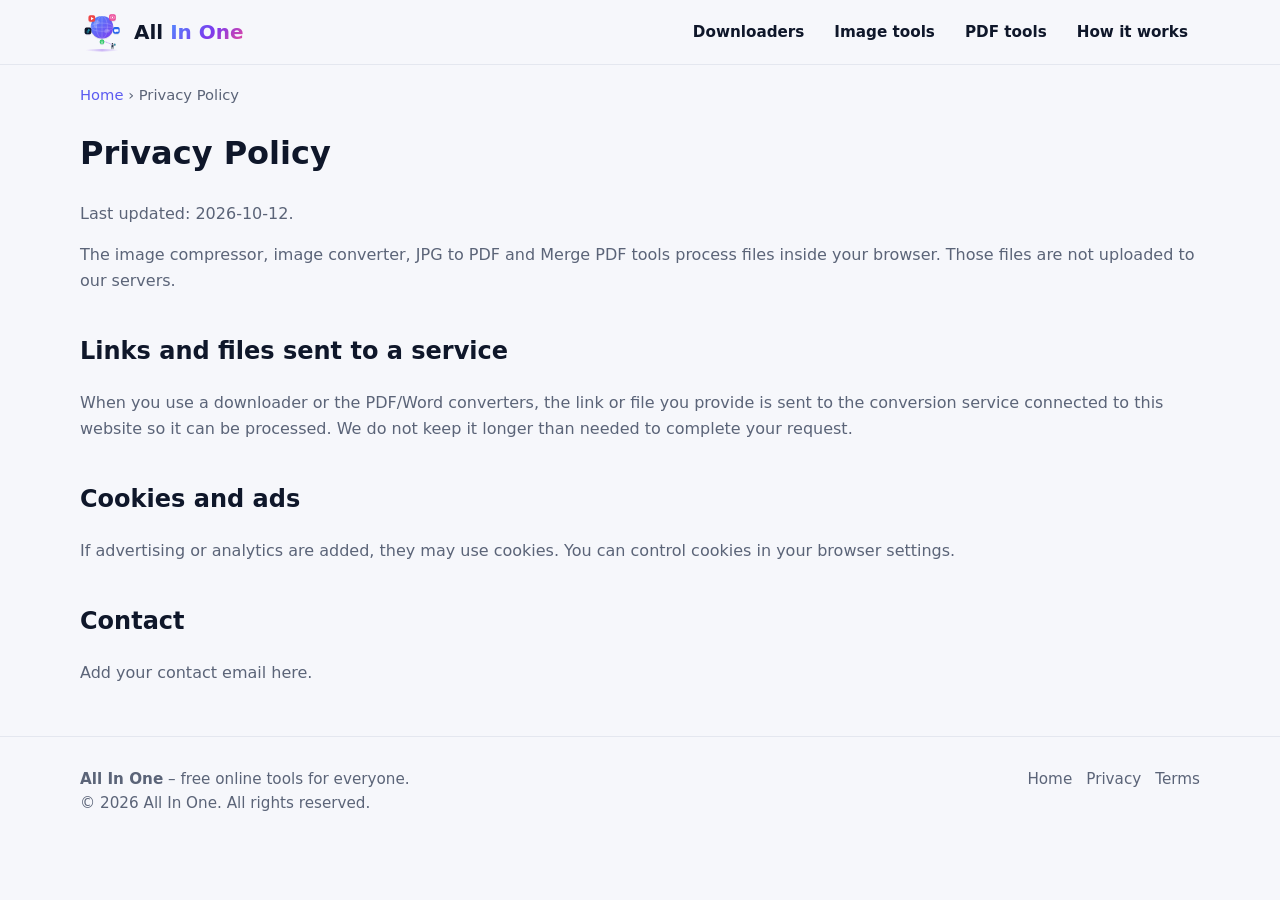
<file: privacy.html>
<!doctype html>
<html lang="en">
<head>
<meta charset="utf-8">
<meta name="viewport" content="width=device-width,initial-scale=1">
<title>Privacy Policy | All In One</title>
<meta name="description" content="Privacy Policy for All In One.">
<link rel="canonical" href="https://www.example.com/privacy.html">
<link rel="icon" href="/assets/logo.svg" type="image/svg+xml">
<meta name="theme-color" content="#5b5bf0">
<meta property="og:type" content="website">
<meta property="og:site_name" content="All In One">
<meta property="og:title" content="Privacy Policy | All In One">
<meta property="og:description" content="Privacy Policy for All In One.">
<meta property="og:url" content="https://www.example.com/privacy.html">
<meta property="og:image" content="https://www.example.com/assets/logo.svg">
<meta name="twitter:card" content="summary">
<link rel="stylesheet" href="/assets/style.css">

</head>
<body>
<header class="site-header"><div class="wrap nav">
  <a class="brand" href="/" aria-label="All In One home"><img src="/assets/logo.svg" alt="" width="44" height="44"><span>All <b>In One</b></span></a>
  <nav class="nav-links" aria-label="Main">
    <a href="/#downloaders">Downloaders</a><a href="/#image">Image tools</a><a href="/#pdf">PDF tools</a><a href="/#how">How it works</a>
  </nav>
</div></header>
<main class="wrap article"><div class="crumbs"><a href="/">Home</a> › Privacy Policy</div><h1>Privacy Policy</h1>
<p>Last updated: 2026-10-12.</p>
<p>The image compressor, image converter, JPG to PDF and Merge PDF tools process files inside your browser. Those files are not uploaded to our servers.</p>
<h2>Links and files sent to a service</h2><p>When you use a downloader or the PDF/Word converters, the link or file you provide is sent to the conversion service connected to this website so it can be processed. We do not keep it longer than needed to complete your request.</p>
<h2>Cookies and ads</h2><p>If advertising or analytics are added, they may use cookies. You can control cookies in your browser settings.</p>
<h2>Contact</h2><p>Add your contact email here.</p></main>
<footer class="site-footer"><div class="wrap foot">
  <div><strong>All In One</strong> – free online tools for everyone.<br>© 2026 All In One. All rights reserved.</div>
  <nav aria-label="Footer"><a href="/">Home</a><a href="/privacy.html">Privacy</a><a href="/terms.html">Terms</a></nav>
</div></footer>
<script src="/assets/config.js"></script>

<script src="/assets/app.js"></script>
</body></html>
</file>
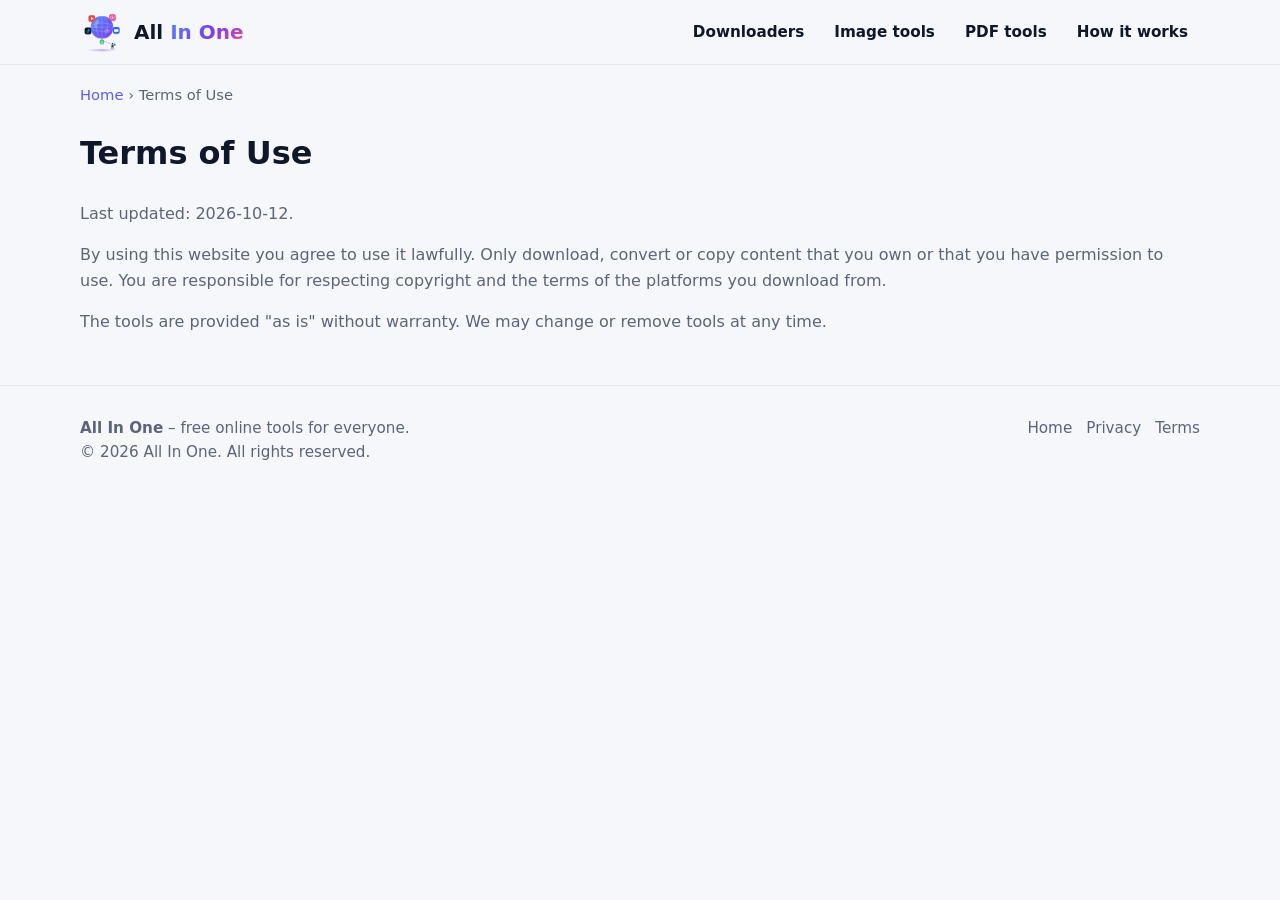
<file: terms.html>
<!doctype html>
<html lang="en">
<head>
<meta charset="utf-8">
<meta name="viewport" content="width=device-width,initial-scale=1">
<title>Terms of Use | All In One</title>
<meta name="description" content="Terms of Use for All In One.">
<link rel="canonical" href="https://www.example.com/terms.html">
<link rel="icon" href="/assets/logo.svg" type="image/svg+xml">
<meta name="theme-color" content="#5b5bf0">
<meta property="og:type" content="website">
<meta property="og:site_name" content="All In One">
<meta property="og:title" content="Terms of Use | All In One">
<meta property="og:description" content="Terms of Use for All In One.">
<meta property="og:url" content="https://www.example.com/terms.html">
<meta property="og:image" content="https://www.example.com/assets/logo.svg">
<meta name="twitter:card" content="summary">
<link rel="stylesheet" href="/assets/style.css">

</head>
<body>
<header class="site-header"><div class="wrap nav">
  <a class="brand" href="/" aria-label="All In One home"><img src="/assets/logo.svg" alt="" width="44" height="44"><span>All <b>In One</b></span></a>
  <nav class="nav-links" aria-label="Main">
    <a href="/#downloaders">Downloaders</a><a href="/#image">Image tools</a><a href="/#pdf">PDF tools</a><a href="/#how">How it works</a>
  </nav>
</div></header>
<main class="wrap article"><div class="crumbs"><a href="/">Home</a> › Terms of Use</div><h1>Terms of Use</h1>
<p>Last updated: 2026-10-12.</p>
<p>By using this website you agree to use it lawfully. Only download, convert or copy content that you own or that you have permission to use. You are responsible for respecting copyright and the terms of the platforms you download from.</p>
<p>The tools are provided "as is" without warranty. We may change or remove tools at any time.</p></main>
<footer class="site-footer"><div class="wrap foot">
  <div><strong>All In One</strong> – free online tools for everyone.<br>© 2026 All In One. All rights reserved.</div>
  <nav aria-label="Footer"><a href="/">Home</a><a href="/privacy.html">Privacy</a><a href="/terms.html">Terms</a></nav>
</div></footer>
<script src="/assets/config.js"></script>

<script src="/assets/app.js"></script>
</body></html>
</file>
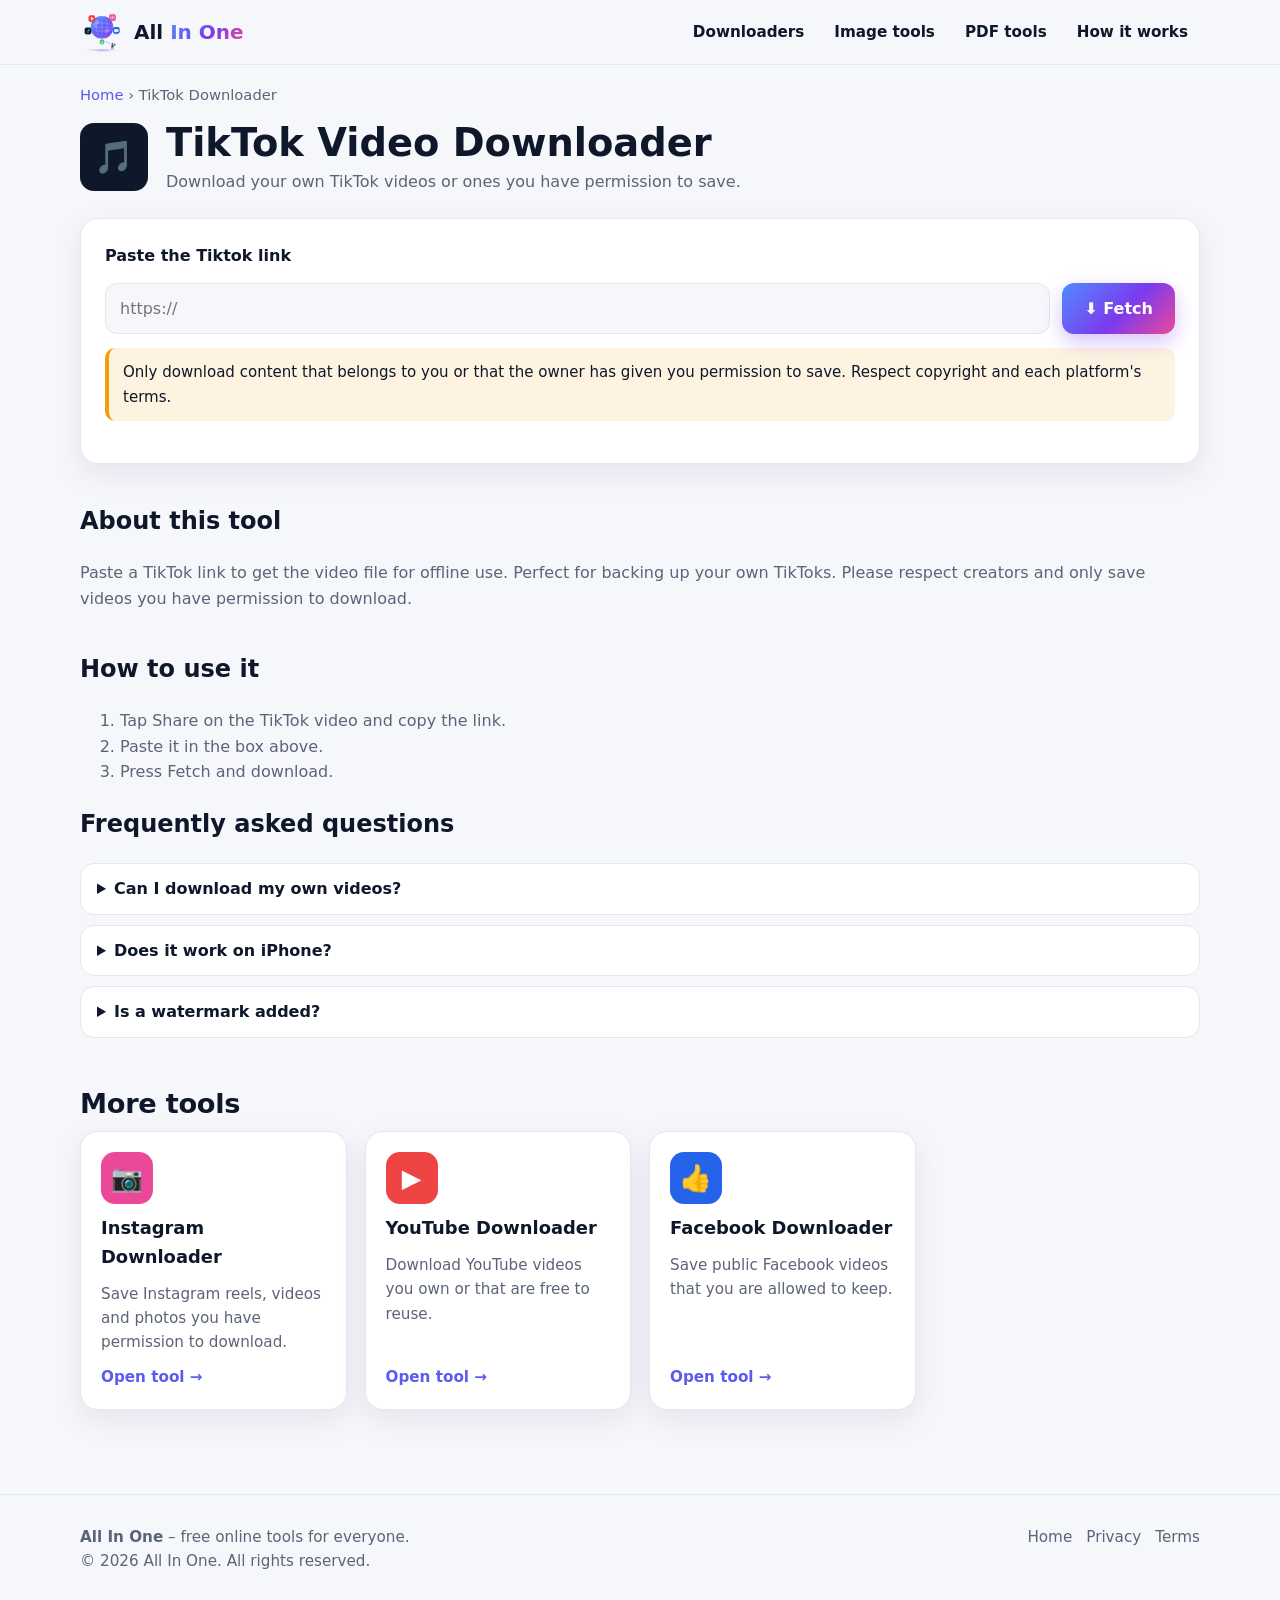
<file: tiktok-video-downloader.html>
<!doctype html>
<html lang="en">
<head>
<meta charset="utf-8">
<meta name="viewport" content="width=device-width,initial-scale=1">
<title>TikTok Video Downloader – Free &amp; Fast | All In One</title>
<meta name="description" content="Download your own TikTok videos or ones you have permission to save. Free, fast and easy to use on mobile.">
<link rel="canonical" href="https://www.example.com/tiktok-video-downloader.html">
<link rel="icon" href="/assets/logo.svg" type="image/svg+xml">
<meta name="theme-color" content="#5b5bf0">
<meta property="og:type" content="website">
<meta property="og:site_name" content="All In One">
<meta property="og:title" content="TikTok Video Downloader – Free &amp; Fast | All In One">
<meta property="og:description" content="Download your own TikTok videos or ones you have permission to save. Free, fast and easy to use on mobile.">
<meta property="og:url" content="https://www.example.com/tiktok-video-downloader.html">
<meta property="og:image" content="https://www.example.com/assets/logo.svg">
<meta name="twitter:card" content="summary">
<link rel="stylesheet" href="/assets/style.css">
<script type="application/ld+json">[{"@context": "https://schema.org", "@type": "WebApplication", "name": "TikTok Downloader", "url": "https://www.example.com/tiktok-video-downloader.html", "applicationCategory": "UtilitiesApplication", "operatingSystem": "Any", "description": "Download your own TikTok videos or ones you have permission to save.", "offers": {"@type": "Offer", "price": "0", "priceCurrency": "USD"}}, {"@context": "https://schema.org", "@type": "FAQPage", "mainEntity": [{"@type": "Question", "name": "Can I download my own videos?", "acceptedAnswer": {"@type": "Answer", "text": "Yes, that is the best use of this tool."}}, {"@type": "Question", "name": "Does it work on iPhone?", "acceptedAnswer": {"@type": "Answer", "text": "Yes, use Safari or Chrome and save to Files."}}, {"@type": "Question", "name": "Is a watermark added?", "acceptedAnswer": {"@type": "Answer", "text": "No watermark is added by this website."}}]}, {"@context": "https://schema.org", "@type": "BreadcrumbList", "itemListElement": [{"@type": "ListItem", "position": 1, "name": "Home", "item": "https://www.example.com/"}, {"@type": "ListItem", "position": 2, "name": "TikTok Downloader", "item": "https://www.example.com/tiktok-video-downloader.html"}]}]</script>
</head>
<body data-tool="downloader" data-platform="tiktok">
<header class="site-header"><div class="wrap nav">
  <a class="brand" href="/" aria-label="All In One home"><img src="/assets/logo.svg" alt="" width="44" height="44"><span>All <b>In One</b></span></a>
  <nav class="nav-links" aria-label="Main">
    <a href="/#downloaders">Downloaders</a><a href="/#image">Image tools</a><a href="/#pdf">PDF tools</a><a href="/#how">How it works</a>
  </nav>
</div></header>

<main class="wrap">
  <div class="crumbs"><a href="/">Home</a> › TikTok Downloader</div>
  <div class="tool-hero"><div class="ico" style="background:#0f172a" aria-hidden="true">🎵</div>
    <div><h1>TikTok Video Downloader</h1><p>Download your own TikTok videos or ones you have permission to save.</p></div></div>
  <div class="panel">
  <form id="dlForm" novalidate>
    <label for="dlUrl">Paste the Tiktok link</label>
    <div class="row"><input id="dlUrl" type="url" placeholder="https://" autocomplete="off" required><button class="btn" type="submit">⬇ Fetch</button></div>
  </form>
  <div class="notice">Only download content that belongs to you or that the owner has given you permission to save. Respect copyright and each platform's terms.</div>
  <div id="status" class="status" role="status" aria-live="polite"></div>
  <div id="results" class="results"></div>
</div>
  <section class="article">
    <h2>About this tool</h2><p>Paste a TikTok link to get the video file for offline use. Perfect for backing up your own TikToks. Please respect creators and only save videos you have permission to download.</p>
    <h2>How to use it</h2><ol><li>Tap Share on the TikTok video and copy the link.</li><li>Paste it in the box above.</li><li>Press Fetch and download.</li></ol>
  </section>
  <section class="faq"><h2>Frequently asked questions</h2><details><summary>Can I download my own videos?</summary><p>Yes, that is the best use of this tool.</p></details><details><summary>Does it work on iPhone?</summary><p>Yes, use Safari or Chrome and save to Files.</p></details><details><summary>Is a watermark added?</summary><p>No watermark is added by this website.</p></details></section>
  <section class="section"><h2>More tools</h2><div class="grid"><a class="tool" href="/instagram-video-downloader.html" data-cat="downloader">
  <div class="ico" style="background:#ec4899" aria-hidden="true">📷</div>
  <h3>Instagram Downloader</h3><p>Save Instagram reels, videos and photos you have permission to download.</p><span class="go">Open tool →</span></a><a class="tool" href="/youtube-video-downloader.html" data-cat="downloader">
  <div class="ico" style="background:#ef4444" aria-hidden="true">▶️</div>
  <h3>YouTube Downloader</h3><p>Download YouTube videos you own or that are free to reuse.</p><span class="go">Open tool →</span></a><a class="tool" href="/facebook-video-downloader.html" data-cat="downloader">
  <div class="ico" style="background:#2563eb" aria-hidden="true">👍</div>
  <h3>Facebook Downloader</h3><p>Save public Facebook videos that you are allowed to keep.</p><span class="go">Open tool →</span></a></div></section>
</main>

<footer class="site-footer"><div class="wrap foot">
  <div><strong>All In One</strong> – free online tools for everyone.<br>© 2026 All In One. All rights reserved.</div>
  <nav aria-label="Footer"><a href="/">Home</a><a href="/privacy.html">Privacy</a><a href="/terms.html">Terms</a></nav>
</div></footer>
<script src="/assets/config.js"></script>

<script src="/assets/app.js"></script>
</body></html>
</file>
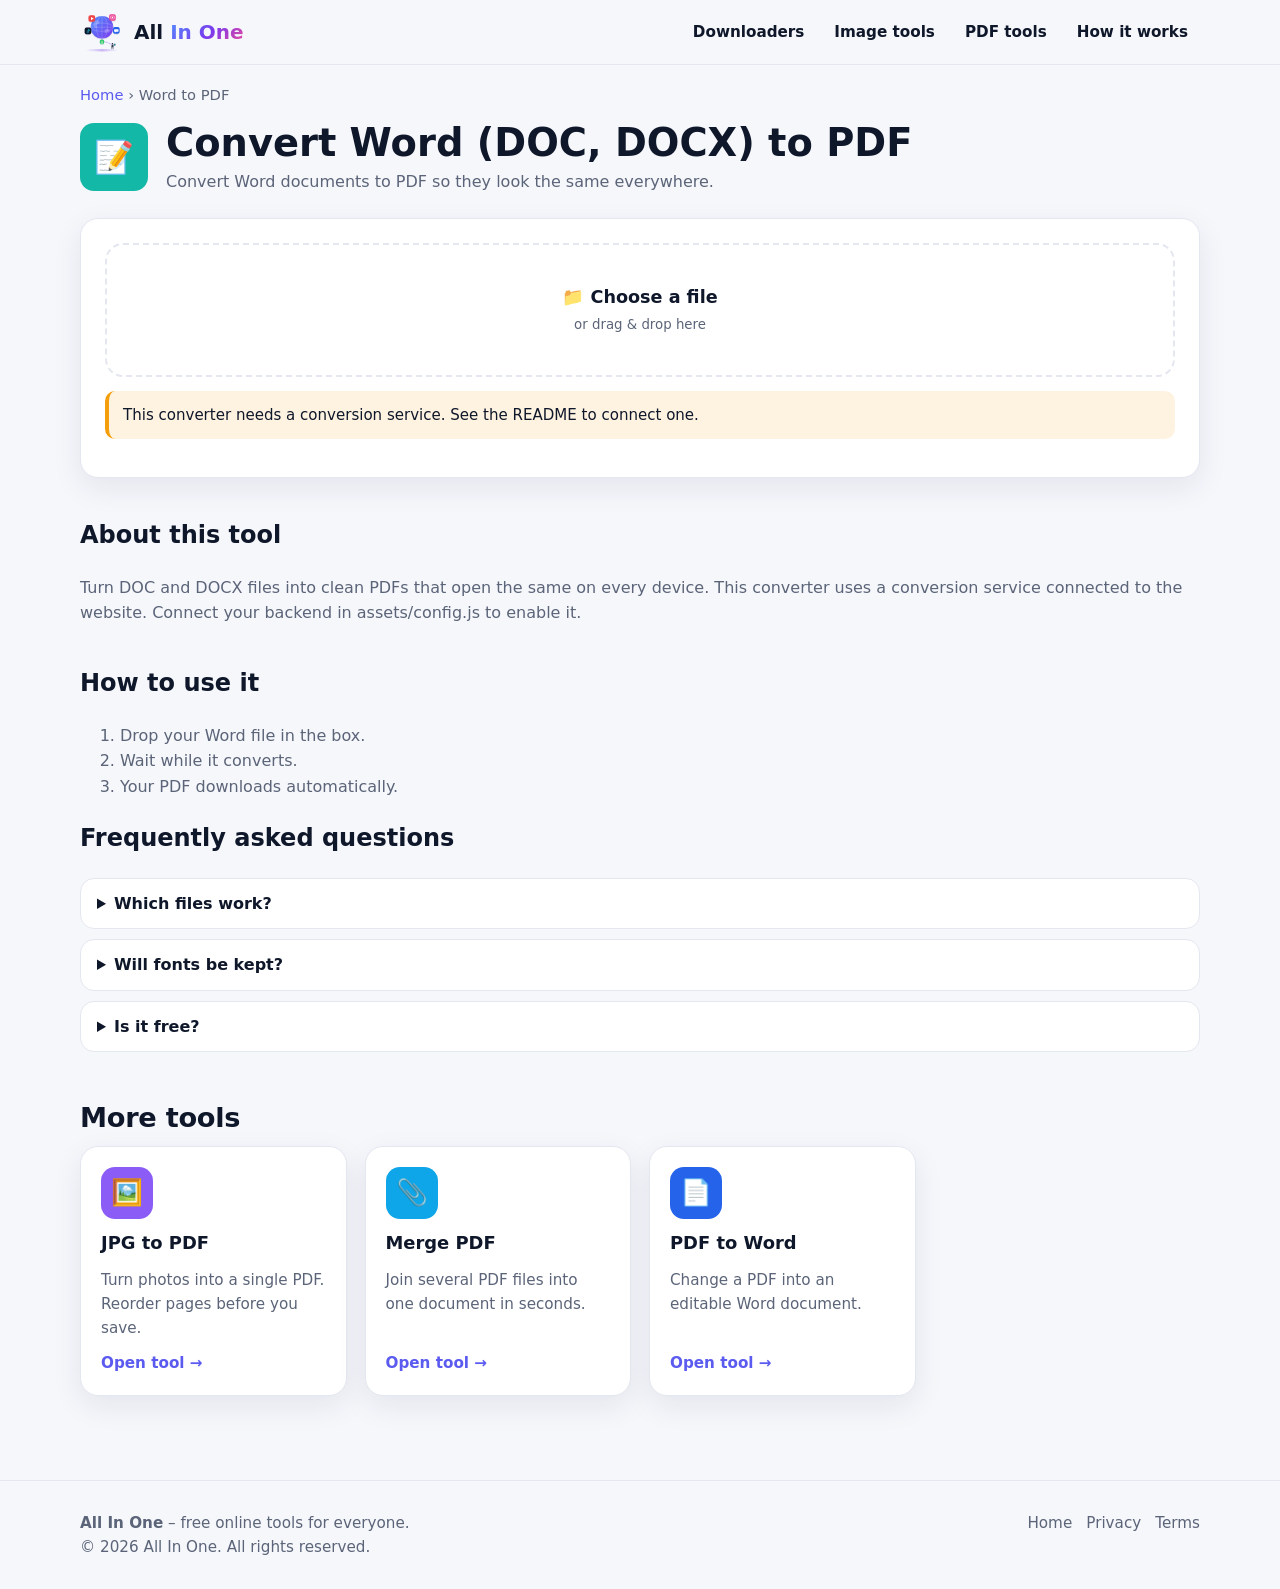
<file: word-to-pdf.html>
<!doctype html>
<html lang="en">
<head>
<meta charset="utf-8">
<meta name="viewport" content="width=device-width,initial-scale=1">
<title>Convert Word (DOC, DOCX) to PDF – Free &amp; Fast | All In One</title>
<meta name="description" content="Convert Word documents to PDF so they look the same everywhere. Free, fast and easy to use on mobile.">
<link rel="canonical" href="https://www.example.com/word-to-pdf.html">
<link rel="icon" href="/assets/logo.svg" type="image/svg+xml">
<meta name="theme-color" content="#5b5bf0">
<meta property="og:type" content="website">
<meta property="og:site_name" content="All In One">
<meta property="og:title" content="Convert Word (DOC, DOCX) to PDF – Free &amp; Fast | All In One">
<meta property="og:description" content="Convert Word documents to PDF so they look the same everywhere. Free, fast and easy to use on mobile.">
<meta property="og:url" content="https://www.example.com/word-to-pdf.html">
<meta property="og:image" content="https://www.example.com/assets/logo.svg">
<meta name="twitter:card" content="summary">
<link rel="stylesheet" href="/assets/style.css">
<script type="application/ld+json">[{"@context": "https://schema.org", "@type": "WebApplication", "name": "Word to PDF", "url": "https://www.example.com/word-to-pdf.html", "applicationCategory": "UtilitiesApplication", "operatingSystem": "Any", "description": "Convert Word documents to PDF so they look the same everywhere.", "offers": {"@type": "Offer", "price": "0", "priceCurrency": "USD"}}, {"@context": "https://schema.org", "@type": "FAQPage", "mainEntity": [{"@type": "Question", "name": "Which files work?", "acceptedAnswer": {"@type": "Answer", "text": "DOC and DOCX."}}, {"@type": "Question", "name": "Will fonts be kept?", "acceptedAnswer": {"@type": "Answer", "text": "Fonts are embedded when your conversion service has them installed."}}, {"@type": "Question", "name": "Is it free?", "acceptedAnswer": {"@type": "Answer", "text": "Yes."}}]}, {"@context": "https://schema.org", "@type": "BreadcrumbList", "itemListElement": [{"@type": "ListItem", "position": 1, "name": "Home", "item": "https://www.example.com/"}, {"@type": "ListItem", "position": 2, "name": "Word to PDF", "item": "https://www.example.com/word-to-pdf.html"}]}]</script>
</head>
<body data-tool="doc-convert" data-convert="word-to-pdf">
<header class="site-header"><div class="wrap nav">
  <a class="brand" href="/" aria-label="All In One home"><img src="/assets/logo.svg" alt="" width="44" height="44"><span>All <b>In One</b></span></a>
  <nav class="nav-links" aria-label="Main">
    <a href="/#downloaders">Downloaders</a><a href="/#image">Image tools</a><a href="/#pdf">PDF tools</a><a href="/#how">How it works</a>
  </nav>
</div></header>

<main class="wrap">
  <div class="crumbs"><a href="/">Home</a> › Word to PDF</div>
  <div class="tool-hero"><div class="ico" style="background:#14b8a6" aria-hidden="true">📝</div>
    <div><h1>Convert Word (DOC, DOCX) to PDF</h1><p>Convert Word documents to PDF so they look the same everywhere.</p></div></div>
  <div class="panel">
  <div class="drop" tabindex="0" role="button" aria-label="Choose files">
    <strong>📁 Choose a file</strong><small>or drag &amp; drop here</small>
    <input id="fileInput" type="file" accept=".doc,.docx"  hidden></div>
  <div class="notice">This converter needs a conversion service. See the README to connect one.</div>
  <div id="status" class="status" role="status" aria-live="polite"></div>
</div>
  <section class="article">
    <h2>About this tool</h2><p>Turn DOC and DOCX files into clean PDFs that open the same on every device. This converter uses a conversion service connected to the website. Connect your backend in assets/config.js to enable it.</p>
    <h2>How to use it</h2><ol><li>Drop your Word file in the box.</li><li>Wait while it converts.</li><li>Your PDF downloads automatically.</li></ol>
  </section>
  <section class="faq"><h2>Frequently asked questions</h2><details><summary>Which files work?</summary><p>DOC and DOCX.</p></details><details><summary>Will fonts be kept?</summary><p>Fonts are embedded when your conversion service has them installed.</p></details><details><summary>Is it free?</summary><p>Yes.</p></details></section>
  <section class="section"><h2>More tools</h2><div class="grid"><a class="tool" href="/jpg-to-pdf.html" data-cat="pdf">
  <div class="ico" style="background:#8b5cf6" aria-hidden="true">🖼️</div>
  <h3>JPG to PDF</h3><p>Turn photos into a single PDF. Reorder pages before you save.</p><span class="go">Open tool →</span></a><a class="tool" href="/merge-pdf.html" data-cat="pdf">
  <div class="ico" style="background:#0ea5e9" aria-hidden="true">📎</div>
  <h3>Merge PDF</h3><p>Join several PDF files into one document in seconds.</p><span class="go">Open tool →</span></a><a class="tool" href="/pdf-to-word.html" data-cat="pdf">
  <div class="ico" style="background:#2563eb" aria-hidden="true">📄</div>
  <h3>PDF to Word</h3><p>Change a PDF into an editable Word document.</p><span class="go">Open tool →</span></a></div></section>
</main>

<footer class="site-footer"><div class="wrap foot">
  <div><strong>All In One</strong> – free online tools for everyone.<br>© 2026 All In One. All rights reserved.</div>
  <nav aria-label="Footer"><a href="/">Home</a><a href="/privacy.html">Privacy</a><a href="/terms.html">Terms</a></nav>
</div></footer>
<script src="/assets/config.js"></script>

<script src="/assets/app.js"></script>
</body></html>
</file>
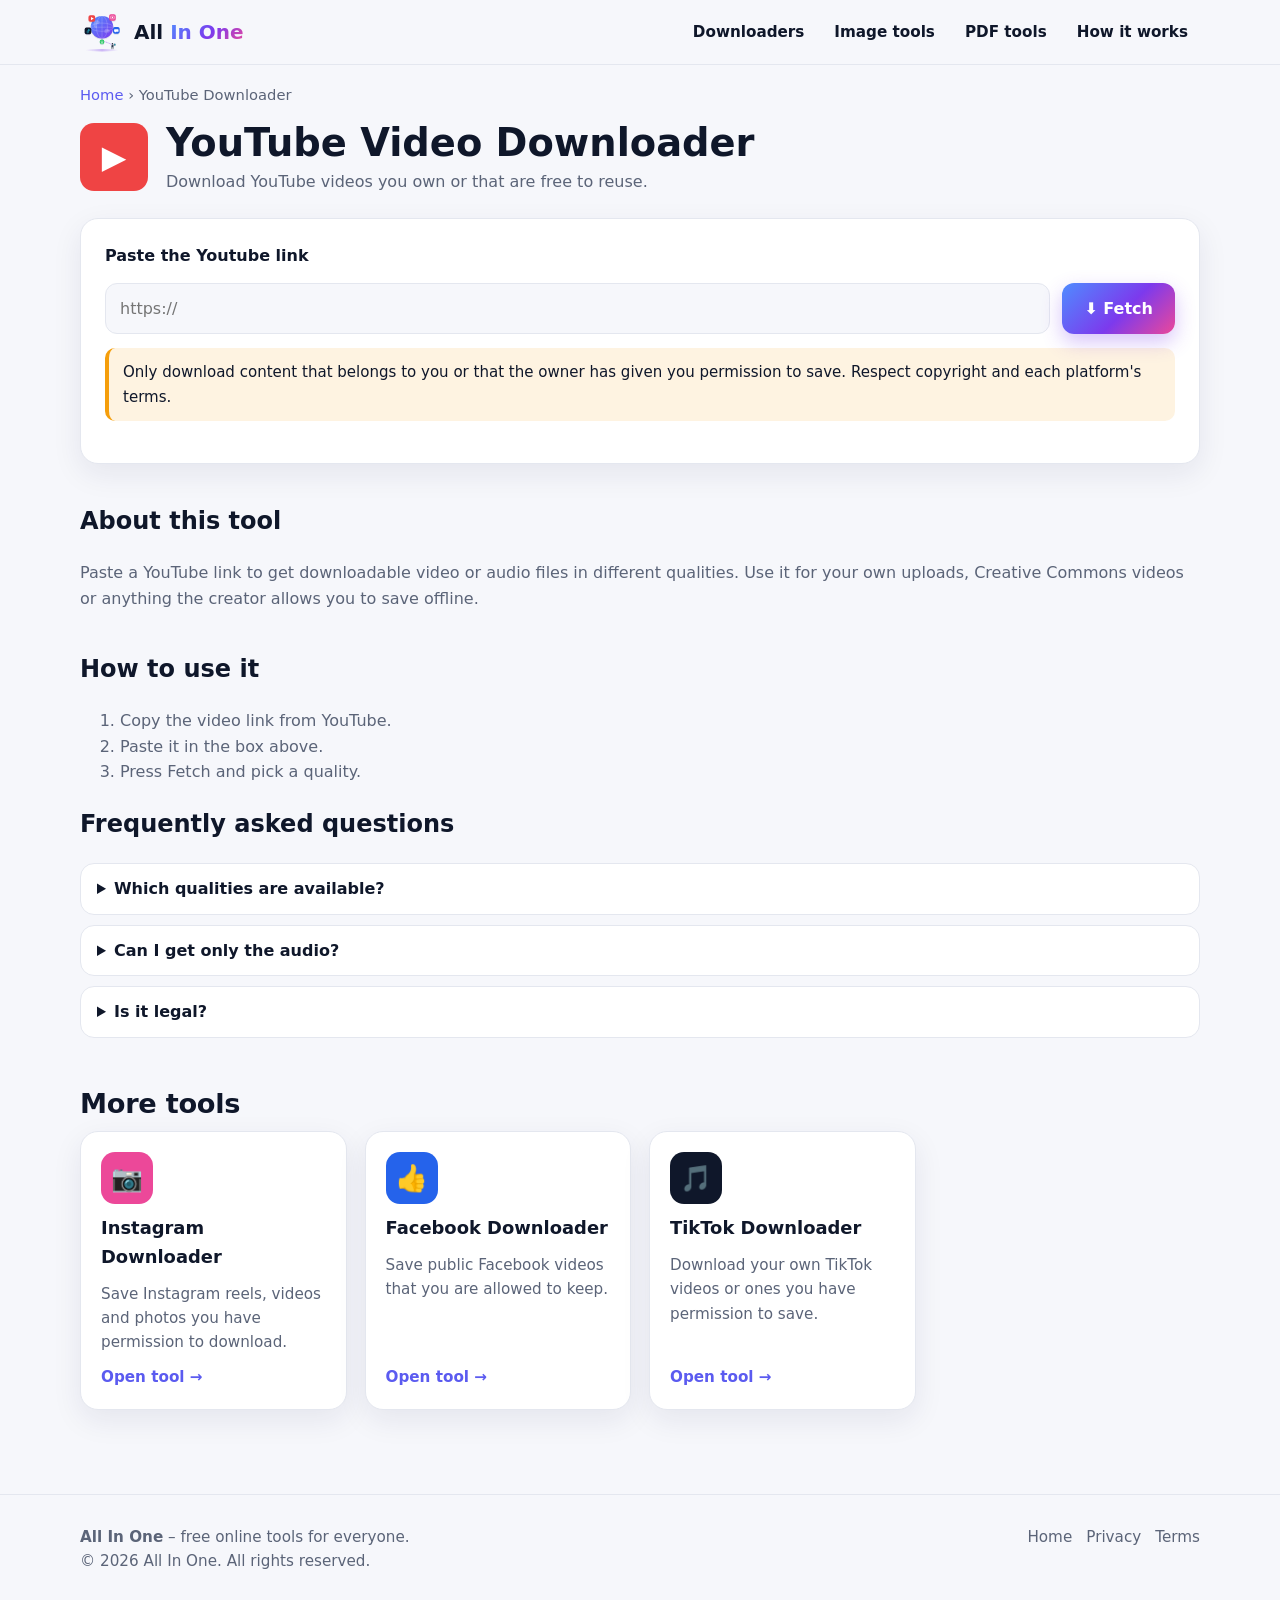
<file: youtube-video-downloader.html>
<!doctype html>
<html lang="en">
<head>
<meta charset="utf-8">
<meta name="viewport" content="width=device-width,initial-scale=1">
<title>YouTube Video Downloader – Free &amp; Fast | All In One</title>
<meta name="description" content="Download YouTube videos you own or that are free to reuse. Free, fast and easy to use on mobile.">
<link rel="canonical" href="https://www.example.com/youtube-video-downloader.html">
<link rel="icon" href="/assets/logo.svg" type="image/svg+xml">
<meta name="theme-color" content="#5b5bf0">
<meta property="og:type" content="website">
<meta property="og:site_name" content="All In One">
<meta property="og:title" content="YouTube Video Downloader – Free &amp; Fast | All In One">
<meta property="og:description" content="Download YouTube videos you own or that are free to reuse. Free, fast and easy to use on mobile.">
<meta property="og:url" content="https://www.example.com/youtube-video-downloader.html">
<meta property="og:image" content="https://www.example.com/assets/logo.svg">
<meta name="twitter:card" content="summary">
<link rel="stylesheet" href="/assets/style.css">
<script type="application/ld+json">[{"@context": "https://schema.org", "@type": "WebApplication", "name": "YouTube Downloader", "url": "https://www.example.com/youtube-video-downloader.html", "applicationCategory": "UtilitiesApplication", "operatingSystem": "Any", "description": "Download YouTube videos you own or that are free to reuse.", "offers": {"@type": "Offer", "price": "0", "priceCurrency": "USD"}}, {"@context": "https://schema.org", "@type": "FAQPage", "mainEntity": [{"@type": "Question", "name": "Which qualities are available?", "acceptedAnswer": {"@type": "Answer", "text": "That depends on the video. Common choices are 360p, 720p and 1080p."}}, {"@type": "Question", "name": "Can I get only the audio?", "acceptedAnswer": {"@type": "Answer", "text": "If your backend supports it, audio-only files appear in the list."}}, {"@type": "Question", "name": "Is it legal?", "acceptedAnswer": {"@type": "Answer", "text": "Download only your own videos or content with a licence that permits it."}}]}, {"@context": "https://schema.org", "@type": "BreadcrumbList", "itemListElement": [{"@type": "ListItem", "position": 1, "name": "Home", "item": "https://www.example.com/"}, {"@type": "ListItem", "position": 2, "name": "YouTube Downloader", "item": "https://www.example.com/youtube-video-downloader.html"}]}]</script>
</head>
<body data-tool="downloader" data-platform="youtube">
<header class="site-header"><div class="wrap nav">
  <a class="brand" href="/" aria-label="All In One home"><img src="/assets/logo.svg" alt="" width="44" height="44"><span>All <b>In One</b></span></a>
  <nav class="nav-links" aria-label="Main">
    <a href="/#downloaders">Downloaders</a><a href="/#image">Image tools</a><a href="/#pdf">PDF tools</a><a href="/#how">How it works</a>
  </nav>
</div></header>

<main class="wrap">
  <div class="crumbs"><a href="/">Home</a> › YouTube Downloader</div>
  <div class="tool-hero"><div class="ico" style="background:#ef4444" aria-hidden="true">▶️</div>
    <div><h1>YouTube Video Downloader</h1><p>Download YouTube videos you own or that are free to reuse.</p></div></div>
  <div class="panel">
  <form id="dlForm" novalidate>
    <label for="dlUrl">Paste the Youtube link</label>
    <div class="row"><input id="dlUrl" type="url" placeholder="https://" autocomplete="off" required><button class="btn" type="submit">⬇ Fetch</button></div>
  </form>
  <div class="notice">Only download content that belongs to you or that the owner has given you permission to save. Respect copyright and each platform's terms.</div>
  <div id="status" class="status" role="status" aria-live="polite"></div>
  <div id="results" class="results"></div>
</div>
  <section class="article">
    <h2>About this tool</h2><p>Paste a YouTube link to get downloadable video or audio files in different qualities. Use it for your own uploads, Creative Commons videos or anything the creator allows you to save offline.</p>
    <h2>How to use it</h2><ol><li>Copy the video link from YouTube.</li><li>Paste it in the box above.</li><li>Press Fetch and pick a quality.</li></ol>
  </section>
  <section class="faq"><h2>Frequently asked questions</h2><details><summary>Which qualities are available?</summary><p>That depends on the video. Common choices are 360p, 720p and 1080p.</p></details><details><summary>Can I get only the audio?</summary><p>If your backend supports it, audio-only files appear in the list.</p></details><details><summary>Is it legal?</summary><p>Download only your own videos or content with a licence that permits it.</p></details></section>
  <section class="section"><h2>More tools</h2><div class="grid"><a class="tool" href="/instagram-video-downloader.html" data-cat="downloader">
  <div class="ico" style="background:#ec4899" aria-hidden="true">📷</div>
  <h3>Instagram Downloader</h3><p>Save Instagram reels, videos and photos you have permission to download.</p><span class="go">Open tool →</span></a><a class="tool" href="/facebook-video-downloader.html" data-cat="downloader">
  <div class="ico" style="background:#2563eb" aria-hidden="true">👍</div>
  <h3>Facebook Downloader</h3><p>Save public Facebook videos that you are allowed to keep.</p><span class="go">Open tool →</span></a><a class="tool" href="/tiktok-video-downloader.html" data-cat="downloader">
  <div class="ico" style="background:#0f172a" aria-hidden="true">🎵</div>
  <h3>TikTok Downloader</h3><p>Download your own TikTok videos or ones you have permission to save.</p><span class="go">Open tool →</span></a></div></section>
</main>

<footer class="site-footer"><div class="wrap foot">
  <div><strong>All In One</strong> – free online tools for everyone.<br>© 2026 All In One. All rights reserved.</div>
  <nav aria-label="Footer"><a href="/">Home</a><a href="/privacy.html">Privacy</a><a href="/terms.html">Terms</a></nav>
</div></footer>
<script src="/assets/config.js"></script>

<script src="/assets/app.js"></script>
</body></html>
</file>
<file: assets/style.css>
:root{
  --bg:#f6f7fb; --card:#ffffff; --ink:#0f172a; --muted:#5b6478; --line:#e4e7ef;
  --brand:#5b5bf0; --brand2:#7c3aed; --accent:#22c55e;
  --grad:linear-gradient(135deg,#4f8cff 0%,#7c3aed 55%,#ec4899 100%);
  --radius:18px; --shadow:0 10px 30px rgba(30,27,75,.08);
}
@media (prefers-color-scheme:dark){
  :root{--bg:#0b1020;--card:#141a2e;--ink:#eef1fb;--muted:#a3adc6;--line:#252d49;--shadow:0 10px 30px rgba(0,0,0,.35)}
}
*{box-sizing:border-box}
html{scroll-behavior:smooth}
body{margin:0;font-family:system-ui,-apple-system,"Segoe UI",Roboto,Arial,sans-serif;background:var(--bg);color:var(--ink);line-height:1.6;-webkit-font-smoothing:antialiased}
img,svg{max-width:100%;display:block}
a{color:var(--brand);text-decoration:none}
a:hover{text-decoration:underline}
.wrap{width:min(1120px,100% - 32px);margin-inline:auto}

/* Header */
.site-header{position:sticky;top:0;z-index:20;background:color-mix(in srgb,var(--bg) 85%,transparent);backdrop-filter:blur(10px);border-bottom:1px solid var(--line)}
.nav{display:flex;align-items:center;justify-content:space-between;gap:16px;padding:10px 0}
.brand{display:flex;align-items:center;gap:10px;font-weight:800;font-size:1.25rem;color:var(--ink)}
.brand img{width:44px;height:44px}
.brand span b{background:var(--grad);-webkit-background-clip:text;background-clip:text;color:transparent}
.nav-links{display:flex;gap:6px;flex-wrap:wrap}
.nav-links a{padding:8px 12px;border-radius:10px;color:var(--ink);font-weight:600;font-size:.95rem}
.nav-links a:hover{background:var(--card);text-decoration:none}

/* Hero */
.hero{padding:56px 0 30px;text-align:center}
.hero img.hero-logo{width:150px;height:150px;margin:0 auto 10px;animation:float 5s ease-in-out infinite}
@keyframes float{50%{transform:translateY(-8px)}}
.hero h1{font-size:clamp(2rem,5vw,3.4rem);line-height:1.1;margin:.2em 0;letter-spacing:-.02em}
.hero h1 b{background:var(--grad);-webkit-background-clip:text;background-clip:text;color:transparent}
.hero p.lead{max-width:680px;margin:12px auto 24px;color:var(--muted);font-size:1.12rem}
.search{display:flex;max-width:560px;margin:0 auto;background:var(--card);border:1px solid var(--line);border-radius:999px;box-shadow:var(--shadow);overflow:hidden}
.search input{flex:1;border:0;background:transparent;color:var(--ink);padding:15px 20px;font-size:1rem;outline:none}
.search span{padding:0 18px;display:grid;place-items:center;color:var(--muted)}
.chips{display:flex;gap:8px;justify-content:center;flex-wrap:wrap;margin-top:18px}
.chip{border:1px solid var(--line);background:var(--card);color:var(--ink);padding:7px 14px;border-radius:999px;font-weight:600;font-size:.9rem;cursor:pointer}
.chip.active,.chip:hover{background:var(--grad);color:#fff;border-color:transparent}

/* Tool grid */
.section{padding:34px 0}
.section h2{font-size:1.7rem;margin:0 0 6px;letter-spacing:-.01em}
.section .sub{color:var(--muted);margin:0 0 22px}
.grid{display:grid;grid-template-columns:repeat(auto-fill,minmax(250px,1fr));gap:18px}
.tool{display:flex;flex-direction:column;gap:10px;background:var(--card);border:1px solid var(--line);border-radius:var(--radius);padding:20px;box-shadow:var(--shadow);color:var(--ink);transition:transform .18s,box-shadow .18s,border-color .18s}
.tool:hover{transform:translateY(-4px);border-color:var(--brand);text-decoration:none;box-shadow:0 16px 36px rgba(91,91,240,.18)}
.ico{width:52px;height:52px;border-radius:14px;display:grid;place-items:center;font-size:1.6rem;color:#fff}
.tool h3{margin:0;font-size:1.12rem}
.tool p{margin:0;color:var(--muted);font-size:.95rem;flex:1}
.tool .go{font-weight:700;color:var(--brand);font-size:.95rem}
.tool[hidden]{display:none}

/* Steps / features */
.steps{display:grid;grid-template-columns:repeat(auto-fit,minmax(220px,1fr));gap:16px}
.step{background:var(--card);border:1px solid var(--line);border-radius:var(--radius);padding:20px}
.step .n{width:34px;height:34px;border-radius:50%;background:var(--grad);color:#fff;display:grid;place-items:center;font-weight:800;margin-bottom:8px}
.step h3{margin:0 0 4px}
.step p{margin:0;color:var(--muted)}

/* Tool page */
.crumbs{padding:18px 0 0;color:var(--muted);font-size:.92rem}
.tool-hero{display:flex;gap:18px;align-items:center;padding:14px 0 6px}
.tool-hero .ico{width:68px;height:68px;font-size:2rem;flex:none}
.tool-hero h1{margin:0;font-size:clamp(1.6rem,4vw,2.4rem);line-height:1.15}
.tool-hero p{margin:4px 0 0;color:var(--muted)}
.panel{background:var(--card);border:1px solid var(--line);border-radius:var(--radius);padding:24px;box-shadow:var(--shadow);margin:18px 0}
.drop{border:2px dashed var(--line);border-radius:var(--radius);padding:38px 16px;text-align:center;cursor:pointer;transition:.18s}
.drop:hover,.drop.over{border-color:var(--brand);background:color-mix(in srgb,var(--brand) 6%,transparent)}
.drop strong{display:block;font-size:1.1rem}
.drop small{color:var(--muted)}
.row{display:flex;gap:12px;flex-wrap:wrap;align-items:center;margin-top:14px}
label{font-weight:600}
select,input[type=text],input[type=url],input[type=range]{font:inherit;color:var(--ink)}
select,input[type=text],input[type=url]{background:var(--bg);border:1px solid var(--line);border-radius:12px;padding:12px 14px}
input[type=url]{flex:1;min-width:220px}
.btn{display:inline-flex;align-items:center;gap:8px;border:0;background:var(--grad);color:#fff;font:inherit;font-weight:700;padding:13px 22px;border-radius:12px;cursor:pointer;box-shadow:0 8px 20px rgba(124,58,237,.3)}
.btn:hover{filter:brightness(1.07);text-decoration:none}
.btn.ghost{background:transparent;color:var(--ink);border:1px solid var(--line);box-shadow:none}
.btn[disabled]{opacity:.5;cursor:not-allowed}
.results{display:grid;grid-template-columns:repeat(auto-fill,minmax(210px,1fr));gap:14px;margin-top:18px}
.res{background:var(--bg);border:1px solid var(--line);border-radius:14px;padding:12px;font-size:.9rem}
.res img{width:100%;height:130px;object-fit:cover;border-radius:10px;margin-bottom:8px;background:var(--line)}
.res .nm{font-weight:700;word-break:break-all}
.res .sz{color:var(--muted)}
.res .saved{color:#16a34a;font-weight:700}
.notice{border-left:4px solid #f59e0b;background:color-mix(in srgb,#f59e0b 12%,transparent);padding:12px 14px;border-radius:10px;margin:14px 0;font-size:.94rem}
.notice.ok{border-color:#22c55e;background:color-mix(in srgb,#22c55e 12%,transparent)}
.status{margin-top:12px;font-weight:600}
.article h2{margin-top:1.6em}
.article p,.article li{color:var(--muted)}
.faq details{background:var(--card);border:1px solid var(--line);border-radius:14px;padding:12px 16px;margin:10px 0}
.faq summary{font-weight:700;cursor:pointer}

/* Footer */
.site-footer{margin-top:50px;border-top:1px solid var(--line);padding:30px 0;color:var(--muted);font-size:.95rem}
.foot{display:flex;flex-wrap:wrap;gap:20px;justify-content:space-between}
.foot a{color:var(--muted)}
.foot nav{display:flex;gap:14px;flex-wrap:wrap}

@media (max-width:640px){
  .nav-links{display:none}
  .tool-hero{flex-direction:column;text-align:center}
  .panel{padding:16px}
}
</file>
